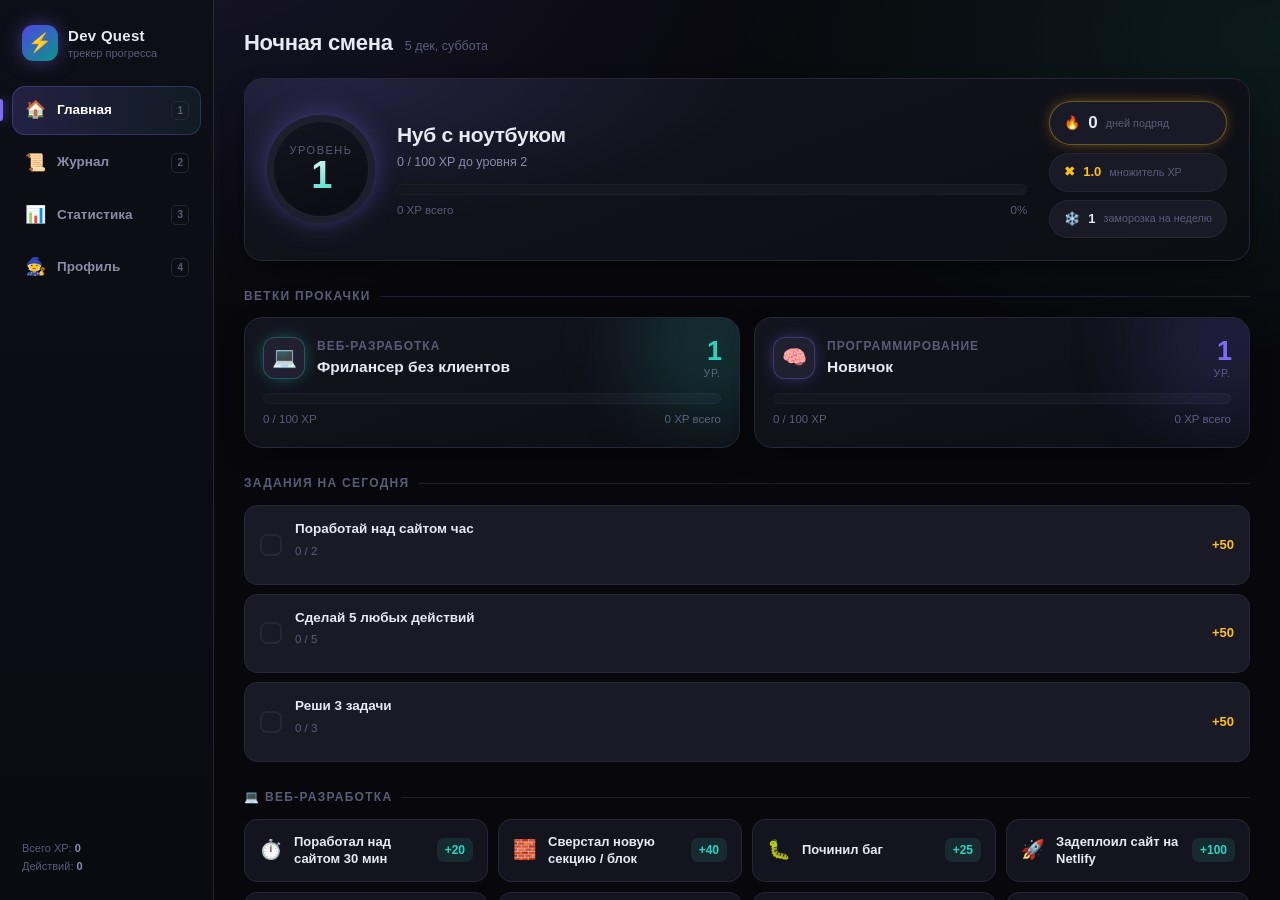
<file: index.html>
<!doctype html>
<html lang="ru">
<head>
<meta charset="utf-8">
<meta name="viewport" content="width=device-width, initial-scale=1, viewport-fit=cover">
<meta name="theme-color" content="#08080c">
<meta name="color-scheme" content="dark">
<meta name="description" content="Dev Quest — личный RPG-трекер прогресса по веб-разработке и обучению программированию.">
<title>Dev Quest</title>
<link rel="manifest" href="./manifest.webmanifest">
<link rel="icon" href="./icons/icon-192.png" type="image/png">
<link rel="apple-touch-icon" href="./icons/icon-192.png">
<style>
/* =======================================================================
   БАЗА И ТОКЕНЫ
   ======================================================================= */
*, *::before, *::after { box-sizing: border-box; margin: 0; padding: 0; }

:root{
  --bg:        #08080c;
  --bg-soft:   #0d0d14;
  --card:      #14141e;
  --card-2:    #1a1a27;
  --card-3:    #202030;
  --line:      #262636;
  --line-soft: #1d1d2b;

  --txt:   #e9e9f4;
  --muted: #8b8ba9;
  --dim:   #5b5b78;

  --web:      #2dd4bf;   /* бирюзовый — веб-разработка */
  --web-deep: #0d9488;
  --code:     #7c6cf6;   /* индиго — программирование */
  --code-deep:#4f46e5;

  --gold:   #fbbf24;
  --danger: #f43f5e;
  --ok:     #34d399;

  --r:    18px;
  --r-md: 13px;
  --r-sm: 9px;

  --t: 200ms cubic-bezier(.2,.7,.3,1);
  --shadow: 0 10px 30px -12px rgba(0,0,0,.85);
}

html, body { height: 100%; }

body{
  background:
    radial-gradient(1100px 620px at 12% -8%,  rgba(124,108,246,.13), transparent 62%),
    radial-gradient(950px 540px at 100% 4%,   rgba(45,212,191,.09),  transparent 60%),
    var(--bg);
  color: var(--txt);
  font: 14px/1.55 "Segoe UI", -apple-system, BlinkMacSystemFont, Roboto, Ubuntu, "Helvetica Neue", sans-serif;
  overflow: hidden;
  -webkit-font-smoothing: antialiased;
}

button, input, select, textarea { font: inherit; color: inherit; }
button { background: none; border: 0; cursor: pointer; }
::selection { background: rgba(124,108,246,.45); }

::-webkit-scrollbar { width: 11px; height: 11px; }
::-webkit-scrollbar-track { background: transparent; }
::-webkit-scrollbar-thumb { background: #232334; border-radius: 8px; border: 3px solid var(--bg); }
::-webkit-scrollbar-thumb:hover { background: #33334a; }

/* =======================================================================
   КАРКАС: боковая навигация + рабочая область
   ======================================================================= */
#app { display: flex; height: 100vh; height: 100dvh; }

.nav{
  flex: 0 0 214px;
  width: 214px;
  background: linear-gradient(180deg, #0e0e17, #0a0a11);
  border-right: 1px solid var(--line);
  display: flex; flex-direction: column;
  padding: 20px 12px 14px;
  gap: 4px;
  user-select: none;
}
.brand{
  display: flex; align-items: center; gap: 10px;
  padding: 4px 10px 20px;
}
.brand-mark{
  width: 36px; height: 36px; border-radius: 11px; flex: none;
  display: grid; place-items: center; font-size: 19px;
  background: linear-gradient(145deg, var(--code-deep), var(--web-deep));
  box-shadow: 0 0 22px -4px rgba(124,108,246,.75);
}
.brand-name { font-weight: 700; letter-spacing: .3px; font-size: 15px; }
.brand-sub  { font-size: 11px; color: var(--dim); margin-top: -2px; }

.nav-btn{
  display: flex; align-items: center; gap: 11px;
  padding: 11px 12px; border-radius: var(--r-md);
  color: var(--muted); font-weight: 600; font-size: 13.5px;
  transition: background var(--t), color var(--t), transform var(--t);
  width: 100%; text-align: left; position: relative;
}
.nav-btn .ico { font-size: 17px; width: 22px; text-align: center; flex: none; }
.nav-btn .key {
  margin-left: auto; font-size: 10px; color: var(--dim);
  border: 1px solid var(--line); border-radius: 5px; padding: 1px 5px;
}
.nav-btn:hover { background: var(--card); color: var(--txt); }
.nav-btn.on{
  background: linear-gradient(90deg, rgba(124,108,246,.20), rgba(45,212,191,.07));
  color: #fff;
  box-shadow: inset 0 0 0 1px rgba(124,108,246,.28);
}
.nav-btn.on::before{
  content: ""; position: absolute; left: -12px; top: 50%; transform: translateY(-50%);
  width: 3px; height: 22px; border-radius: 0 3px 3px 0; background: var(--code);
  box-shadow: 0 0 12px var(--code);
}
.nav-foot { margin-top: auto; padding: 10px; font-size: 11px; color: var(--dim); line-height: 1.7; }
.nav-foot b { color: var(--muted); font-weight: 600; }

.main{
  flex: 1; min-width: 0;
  overflow-y: auto; overflow-x: hidden;
  padding: 26px 30px 70px;
}
.view { display: none; animation: fadeUp .26s ease both; max-width: 1180px; }
.view.on { display: block; }
@keyframes fadeUp { from { opacity: 0; transform: translateY(10px); } to { opacity: 1; transform: none; } }

.view-head { display: flex; align-items: baseline; gap: 12px; margin-bottom: 18px; flex-wrap: wrap; }
.view-head h1 { font-size: 22px; letter-spacing: -.3px; }
.view-head .sub { color: var(--dim); font-size: 12.5px; }

h2.sec-title{
  font-size: 12px; text-transform: uppercase; letter-spacing: 1.3px;
  color: var(--dim); font-weight: 700; margin: 26px 0 12px;
  display: flex; align-items: center; gap: 9px;
}
h2.sec-title::after { content: ""; flex: 1; height: 1px; background: var(--line-soft); }

/* =======================================================================
   КАРТОЧКИ
   ======================================================================= */
.card{
  background: linear-gradient(160deg, var(--card), var(--bg-soft));
  border: 1px solid var(--line);
  border-radius: var(--r);
  padding: 18px;
  box-shadow: var(--shadow);
}
.grid-2 { display: grid; grid-template-columns: repeat(auto-fit, minmax(300px, 1fr)); gap: 14px; }
.grid-3 { display: grid; grid-template-columns: repeat(auto-fit, minmax(220px, 1fr)); gap: 14px; }

/* --- Карточка персонажа --- */
.hero{
  display: flex; align-items: center; gap: 22px; flex-wrap: wrap;
  padding: 22px;
  background:
    radial-gradient(600px 200px at 8% 0%, rgba(124,108,246,.16), transparent 70%),
    linear-gradient(160deg, var(--card), var(--bg-soft));
}
.ring{
  --p: 0;
  width: 108px; height: 108px; flex: none; border-radius: 50%;
  background: conic-gradient(from -90deg,
      var(--code) 0%, var(--web) calc(var(--p) * 1%), #1e1e2d calc(var(--p) * 1%) 100%);
  display: grid; place-items: center; position: relative;
  transition: background 420ms ease;
  box-shadow: 0 0 32px -8px rgba(124,108,246,.75);
}
.ring::before{
  content: ""; position: absolute; inset: 7px; border-radius: 50%;
  background: linear-gradient(160deg, #14141f, #0b0b12);
}
.ring-in { position: relative; text-align: center; line-height: 1; }
.ring-lv { font-size: 11px; color: var(--dim); letter-spacing: 1.5px; text-transform: uppercase; }
.ring-num{
  font-size: 38px; font-weight: 800; letter-spacing: -1.5px;
  background: linear-gradient(160deg, #fff, var(--web));
  -webkit-background-clip: text; background-clip: text; color: transparent;
}
.hero-body { flex: 1; min-width: 220px; }
.hero-title { font-size: 21px; font-weight: 700; letter-spacing: -.3px; }
.hero-note  { color: var(--muted); font-size: 12.5px; margin-top: 2px; }
.hero-side  { display: flex; flex-direction: column; gap: 8px; }

.chip{
  display: inline-flex; align-items: center; gap: 8px;
  background: var(--card-2); border: 1px solid var(--line);
  border-radius: 999px; padding: 8px 14px;
  font-size: 13px; font-weight: 600; white-space: nowrap;
}
.chip .big { font-size: 17px; font-weight: 800; }
.chip.fire { border-color: rgba(251,191,36,.35); box-shadow: 0 0 18px -8px var(--gold); }
.chip.mult { color: var(--gold); }
.chip small { color: var(--dim); font-weight: 500; }

/* --- Прогресс-бары --- */
.bar{
  height: 11px; border-radius: 999px; background: #16161f;
  overflow: hidden; position: relative; border: 1px solid var(--line-soft);
}
.bar > i{
  display: block; height: 100%; border-radius: 999px; width: 0;
  transition: width 520ms cubic-bezier(.2,.8,.25,1);
  background: linear-gradient(90deg, var(--code), var(--web));
  box-shadow: 0 0 14px -1px currentColor;
}
.bar.web  > i { background: linear-gradient(90deg, var(--web-deep), var(--web));  color: var(--web); }
.bar.code > i { background: linear-gradient(90deg, var(--code-deep), var(--code)); color: var(--code); }
.bar-legend { display: flex; justify-content: space-between; font-size: 11.5px; color: var(--dim); margin-top: 7px; }

/* --- Карточка ветки --- */
.branch { position: relative; overflow: hidden; }
.branch::after{
  content: ""; position: absolute; right: -60px; top: -60px;
  width: 170px; height: 170px; border-radius: 50%; filter: blur(42px); opacity: .16;
}
.branch.web::after  { background: var(--web); }
.branch.code::after { background: var(--code); }
.branch-top { display: flex; align-items: center; gap: 12px; margin-bottom: 14px; }
.branch-ico{
  width: 42px; height: 42px; border-radius: 12px; flex: none;
  display: grid; place-items: center; font-size: 20px;
  background: var(--card-3); border: 1px solid var(--line);
}
.branch.web  .branch-ico { box-shadow: 0 0 20px -8px var(--web);  border-color: rgba(45,212,191,.3); }
.branch.code .branch-ico { box-shadow: 0 0 20px -8px var(--code); border-color: rgba(124,108,246,.32); }
.branch-name { font-size: 12px; color: var(--dim); text-transform: uppercase; letter-spacing: 1px; font-weight: 700; }
.branch-title { font-size: 15.5px; font-weight: 700; }
.branch-lv { margin-left: auto; text-align: right; line-height: 1.15; }
.branch-lv b { font-size: 27px; font-weight: 800; letter-spacing: -1px; }
.branch-lv span { display: block; font-size: 10.5px; color: var(--dim); text-transform: uppercase; letter-spacing: 1px; }
.branch.web  .branch-lv b { color: var(--web); }
.branch.code .branch-lv b { color: var(--code); }

/* --- Квесты --- */
.quest{
  display: flex; align-items: center; gap: 13px;
  padding: 13px 15px; border-radius: var(--r-md);
  background: var(--card-2); border: 1px solid var(--line);
  transition: border-color var(--t), background var(--t);
}
.quest + .quest { margin-top: 9px; }
.quest.done { border-color: rgba(52,211,153,.4); background: rgba(52,211,153,.07); }
.quest-box{
  width: 22px; height: 22px; border-radius: 7px; flex: none;
  border: 2px solid var(--line); display: grid; place-items: center;
  font-size: 12px; color: #05140f; transition: all var(--t);
}
.quest.done .quest-box { background: var(--ok); border-color: var(--ok); }
.quest-body { flex: 1; min-width: 0; }
.quest-name { font-weight: 600; font-size: 13.5px; }
.quest.done .quest-name { color: var(--ok); }
.quest-prog { font-size: 11.5px; color: var(--dim); margin-top: 3px; }
.quest-mini { height: 4px; border-radius: 3px; background: #1a1a26; margin-top: 6px; overflow: hidden; }
.quest-mini > i { display: block; height: 100%; background: var(--code); transition: width 400ms ease; }
.quest.done .quest-mini > i { background: var(--ok); }
.quest-xp { font-weight: 800; color: var(--gold); font-size: 13px; flex: none; }

/* --- Кнопки действий --- */
.actions { display: grid; grid-template-columns: repeat(auto-fill, minmax(215px, 1fr)); gap: 10px; }
.act{
  display: flex; align-items: center; gap: 11px; text-align: left;
  padding: 13px 14px; border-radius: var(--r-md);
  background: var(--card); border: 1px solid var(--line);
  transition: transform var(--t), border-color var(--t), background var(--t), box-shadow var(--t);
  position: relative; overflow: hidden;
}
.act:hover { transform: translateY(-2px); background: var(--card-2); }
.act:active { transform: translateY(0) scale(.985); }
.act.web:hover  { border-color: rgba(45,212,191,.5);  box-shadow: 0 8px 26px -14px var(--web); }
.act.code:hover { border-color: rgba(124,108,246,.55); box-shadow: 0 8px 26px -14px var(--code); }
.act-ico { font-size: 19px; flex: none; width: 24px; text-align: center; }
.act-name { flex: 1; font-size: 13px; font-weight: 600; line-height: 1.35; }
.act-xp{
  flex: none; font-size: 12px; font-weight: 800; padding: 3px 8px;
  border-radius: 7px; background: #1e1e2c; color: var(--muted);
}
.act.web  .act-xp { color: var(--web);  background: rgba(45,212,191,.11); }
.act.code .act-xp { color: var(--code); background: rgba(124,108,246,.13); }
.act.custom { border-style: dashed; border-color: #33334a; justify-content: center; color: var(--muted); }
.act.custom:hover { color: var(--txt); border-color: var(--gold); }

/* =======================================================================
   ЖУРНАЛ
   ======================================================================= */
.day-head{
  display: flex; align-items: center; gap: 10px;
  margin: 22px 0 10px; font-size: 12.5px; color: var(--muted); font-weight: 700;
}
.day-head .day-xp { color: var(--gold); }
.day-head::after { content: ""; flex: 1; height: 1px; background: var(--line-soft); }
.entry{
  display: flex; align-items: center; gap: 13px;
  padding: 11px 14px; border-radius: var(--r-md);
  background: var(--card); border: 1px solid var(--line-soft);
  transition: border-color var(--t), background var(--t);
}
.entry + .entry { margin-top: 7px; }
.entry:hover { border-color: var(--line); background: var(--card-2); }
.entry-time { font-variant-numeric: tabular-nums; color: var(--dim); font-size: 12px; width: 44px; flex: none; }
.entry-ico { font-size: 16px; width: 22px; text-align: center; flex: none; }
.entry-name { flex: 1; min-width: 0; font-size: 13.2px; overflow-wrap: anywhere; }
.tag{
  font-size: 10.5px; font-weight: 700; padding: 3px 8px; border-radius: 999px;
  text-transform: uppercase; letter-spacing: .5px; flex: none;
}
.tag.web  { color: var(--web);  background: rgba(45,212,191,.12); }
.tag.code { color: var(--code); background: rgba(124,108,246,.15); }
.tag.quest{ color: var(--gold); background: rgba(251,191,36,.13); }
.entry-xp { font-weight: 800; color: var(--gold); font-size: 13px; width: 62px; text-align: right; flex: none; }
.entry-del{
  width: 28px; height: 28px; border-radius: 8px; flex: none; color: var(--dim);
  display: grid; place-items: center; opacity: 0; transition: all var(--t);
}
.entry:hover .entry-del, .entry-del:focus { opacity: 1; }
.entry-del:hover { background: rgba(244,63,94,.14); color: var(--danger); }

.empty { text-align: center; color: var(--dim); padding: 54px 20px; }
.empty .big { font-size: 42px; display: block; margin-bottom: 10px; opacity: .55; }

/* =======================================================================
   СТАТИСТИКА
   ======================================================================= */
.stat-val { font-size: 27px; font-weight: 800; letter-spacing: -1px; line-height: 1.15; }
.stat-lbl { font-size: 11.5px; color: var(--dim); text-transform: uppercase; letter-spacing: .9px; font-weight: 600; margin-top: 3px; }
.stat-extra { font-size: 11.5px; color: var(--muted); margin-top: 6px; }
canvas.chart { width: 100%; display: block; }

.split-row { display: flex; align-items: center; gap: 22px; flex-wrap: wrap; }
.split-legend { display: flex; flex-direction: column; gap: 12px; flex: 1; min-width: 170px; }
.legend-item { display: flex; align-items: center; gap: 10px; font-size: 13px; }
.legend-dot { width: 11px; height: 11px; border-radius: 4px; flex: none; }
.legend-item b { margin-left: auto; font-variant-numeric: tabular-nums; }

.heat-wrap { overflow-x: auto; padding-bottom: 6px; }
.heat { display: grid; grid-auto-flow: column; grid-template-rows: repeat(7, 12px); gap: 3px; width: max-content; }
.heat i{
  width: 12px; height: 12px; border-radius: 3px; background: #15151f;
  border: 1px solid rgba(255,255,255,.03); transition: transform 120ms ease;
}
.heat i:hover { transform: scale(1.35); outline: 1px solid var(--muted); }
.heat i.l1 { background: #1d3d4a; }
.heat i.l2 { background: #1c6d72; }
.heat i.l3 { background: #23a99a; }
.heat i.l4 { background: #3ff0d0; box-shadow: 0 0 8px -2px var(--web); }
.heat i.future { background: transparent; border-color: transparent; }
.heat-foot { display: flex; align-items: center; gap: 7px; justify-content: flex-end; margin-top: 10px; font-size: 11px; color: var(--dim); }
.heat-foot i { width: 12px; height: 12px; border-radius: 3px; display: inline-block; }
.heat-months { position: relative; height: 15px; width: max-content; font-size: 10.5px; color: var(--dim); }
.heat-months span { position: absolute; top: 0; }

/* =======================================================================
   ПРОФИЛЬ / ДОСТИЖЕНИЯ
   ======================================================================= */
.ach-grid { display: grid; grid-template-columns: repeat(auto-fill, minmax(240px, 1fr)); gap: 11px; }
.ach{
  display: flex; gap: 12px; align-items: flex-start;
  padding: 14px; border-radius: var(--r-md);
  background: var(--card); border: 1px solid var(--line-soft);
  transition: transform var(--t), border-color var(--t);
}
.ach.locked { opacity: .42; filter: grayscale(1); }
.ach.got { border-color: rgba(251,191,36,.32); background: linear-gradient(150deg, rgba(251,191,36,.07), var(--card)); }
.ach.got:hover { transform: translateY(-2px); }
.ach-ico { font-size: 24px; flex: none; line-height: 1.1; }
.ach-name { font-weight: 700; font-size: 13.5px; }
.ach-desc { font-size: 11.8px; color: var(--muted); margin-top: 2px; line-height: 1.4; }
.ach-date { font-size: 11px; color: var(--gold); margin-top: 5px; }

.btn{
  display: inline-flex; align-items: center; justify-content: center; gap: 8px;
  padding: 11px 18px; border-radius: var(--r-md); font-weight: 650; font-size: 13.5px;
  background: var(--card-2); border: 1px solid var(--line);
  transition: all var(--t);
}
.btn:hover { background: var(--card-3); transform: translateY(-1px); }
.btn.primary{
  background: linear-gradient(120deg, var(--code-deep), var(--code));
  border-color: transparent; color: #fff;
  box-shadow: 0 10px 26px -14px var(--code);
}
.btn.teal { background: linear-gradient(120deg, var(--web-deep), var(--web)); border-color: transparent; color: #04231f; }
.btn.ghost { background: transparent; }
.btn.danger { color: var(--danger); border-color: rgba(244,63,94,.35); }
.btn.danger:hover { background: rgba(244,63,94,.13); }
.btn-row { display: flex; gap: 10px; flex-wrap: wrap; }

.keys { display: grid; grid-template-columns: repeat(auto-fill, minmax(210px, 1fr)); gap: 9px; }
.key-row { display: flex; align-items: center; gap: 10px; font-size: 13px; color: var(--muted); }
kbd{
  font: 600 11.5px/1 "Segoe UI", sans-serif; color: var(--txt);
  background: var(--card-3); border: 1px solid var(--line);
  border-bottom-width: 2px; border-radius: 6px; padding: 5px 8px; min-width: 26px; text-align: center;
}

.kv { display: flex; justify-content: space-between; gap: 12px; padding: 8px 0; font-size: 13px; border-bottom: 1px solid var(--line-soft); }
.kv:last-child { border-bottom: 0; }
.kv span { color: var(--muted); }
.kv b { font-variant-numeric: tabular-nums; }

.hint { font-size: 12px; color: var(--dim); line-height: 1.6; margin-top: 10px; }

/* =======================================================================
   МОДАЛКИ, ТОСТЫ, ЭФФЕКТЫ
   ======================================================================= */
.overlay{
  position: fixed; inset: 0; z-index: 60;
  background: rgba(4,4,8,.72); backdrop-filter: blur(6px);
  display: grid; place-items: center; padding: 20px;
  opacity: 0; pointer-events: none; transition: opacity var(--t);
}
.overlay.on { opacity: 1; pointer-events: auto; }
.modal{
  width: min(460px, 100%);
  background: linear-gradient(165deg, #171722, #101017);
  border: 1px solid var(--line); border-radius: 20px; padding: 22px;
  box-shadow: 0 30px 70px -25px #000;
  transform: translateY(14px) scale(.97); transition: transform 240ms cubic-bezier(.2,.8,.3,1);
  max-height: 90vh; overflow-y: auto;
}
.overlay.on .modal { transform: none; }
.modal h3 { font-size: 18px; margin-bottom: 8px; }
.modal p { color: var(--muted); font-size: 13.5px; line-height: 1.6; }
.modal .btn-row { margin-top: 20px; justify-content: flex-end; }

.field { margin-top: 16px; }
.field label { display: block; font-size: 11.5px; color: var(--dim); text-transform: uppercase; letter-spacing: 1px; font-weight: 700; margin-bottom: 7px; }
.input{
  width: 100%; padding: 11px 13px; border-radius: var(--r-md);
  background: #0d0d14; border: 1px solid var(--line); outline: none;
  transition: border-color var(--t), box-shadow var(--t);
}
.input:focus { border-color: var(--code); box-shadow: 0 0 0 3px rgba(124,108,246,.16); }
.seg { display: flex; gap: 8px; }
.seg button{
  flex: 1; padding: 11px; border-radius: var(--r-md);
  background: #0d0d14; border: 1px solid var(--line); font-weight: 600; font-size: 13px;
  transition: all var(--t);
}
.seg button.on.web  { border-color: var(--web);  background: rgba(45,212,191,.12);  color: var(--web); }
.seg button.on.code { border-color: var(--code); background: rgba(124,108,246,.14); color: var(--code); }
input[type=range]{
  -webkit-appearance: none; appearance: none; width: 100%; height: 6px;
  border-radius: 6px; background: #22222f; outline: none;
}
input[type=range]::-webkit-slider-thumb{
  -webkit-appearance: none; width: 20px; height: 20px; border-radius: 50%;
  background: linear-gradient(150deg, var(--code), var(--web)); cursor: pointer;
  box-shadow: 0 0 0 4px rgba(124,108,246,.2);
}
input[type=range]::-moz-range-thumb{
  width: 20px; height: 20px; border: 0; border-radius: 50%;
  background: linear-gradient(150deg, var(--code), var(--web)); cursor: pointer;
}
.range-val { font-size: 22px; font-weight: 800; color: var(--gold); text-align: center; margin-bottom: 6px; }

/* Уровень-ап */
#levelup { z-index: 80; }
#levelup .lu{
  text-align: center; padding: 38px 34px; border-radius: 26px;
  background: linear-gradient(165deg, #1c1830, #0d0d16);
  border: 1px solid rgba(124,108,246,.4);
  box-shadow: 0 0 90px -18px var(--code);
  transform: scale(.82); opacity: 0; transition: all 380ms cubic-bezier(.2,1.3,.4,1);
  max-width: 420px;
}
#levelup.on .lu { transform: none; opacity: 1; }
.lu-kicker { font-size: 12px; letter-spacing: 3px; text-transform: uppercase; color: var(--muted); }
.lu-word{
  font-size: 21px; font-weight: 800; letter-spacing: 7px; margin-top: 14px;
  color: var(--muted); text-transform: uppercase;
}
.lu-num{
  font-size: 92px; font-weight: 800; line-height: 1.05; letter-spacing: -3px; margin: 0 0 6px;
  padding: 0 6px;
  background: linear-gradient(150deg, #fff, var(--code) 45%, var(--web));
  -webkit-background-clip: text; background-clip: text; color: transparent;
  animation: lupop 700ms cubic-bezier(.2,1.4,.4,1) both;
}
@keyframes lupop { 0% { transform: scale(.5) rotate(-7deg); } 100% { transform: none; } }
.lu-title { font-size: 19px; font-weight: 700; }
.lu-sub { color: var(--muted); font-size: 13px; margin-top: 6px; }

/* Всплывающий XP */
.xpfly{
  position: fixed; z-index: 90; pointer-events: none;
  font-weight: 800; font-size: 17px; color: var(--gold);
  text-shadow: 0 2px 14px rgba(0,0,0,.9);
  animation: xpfly 950ms cubic-bezier(.2,.8,.3,1) forwards;
}
.xpfly.web  { color: var(--web); }
.xpfly.code { color: var(--code); }
@keyframes xpfly{
  0%   { opacity: 0; transform: translate(-50%, 0) scale(.7); }
  18%  { opacity: 1; transform: translate(-50%, -12px) scale(1.12); }
  100% { opacity: 0; transform: translate(-50%, -68px) scale(1); }
}

/* Тосты */
#toasts{
  position: fixed; right: 20px; bottom: 20px; z-index: 95;
  display: flex; flex-direction: column; gap: 9px; align-items: flex-end;
  pointer-events: none; max-width: min(360px, 90vw);
}
.toast{
  display: flex; align-items: center; gap: 11px;
  background: linear-gradient(150deg, #1a1a27, #101018);
  border: 1px solid var(--line); border-left: 3px solid var(--code);
  border-radius: 13px; padding: 12px 16px; font-size: 13px; font-weight: 600;
  box-shadow: 0 18px 40px -18px #000;
  animation: toastIn 260ms cubic-bezier(.2,.9,.3,1) both;
}
.toast.gold { border-left-color: var(--gold); }
.toast.ok   { border-left-color: var(--ok); }
.toast.err  { border-left-color: var(--danger); }
.toast.out  { animation: toastOut 280ms ease forwards; }
.toast .t-ico { font-size: 18px; }
.toast small { display: block; color: var(--muted); font-weight: 500; font-size: 11.5px; }
@keyframes toastIn  { from { opacity: 0; transform: translateX(30px) scale(.94); } }
@keyframes toastOut { to   { opacity: 0; transform: translateX(30px) scale(.94); } }

#fx { position: fixed; inset: 0; z-index: 85; pointer-events: none; }

/* =======================================================================
   АДАПТИВ (корректно работает и на 380 px)
   ======================================================================= */
@media (max-width: 860px){
  #app { flex-direction: column; }
  .nav{
    flex: none; width: 100%; flex-direction: row; align-items: center;
    border-right: 0; border-bottom: 1px solid var(--line);
    padding: 9px 10px; gap: 6px; overflow-x: auto;
  }
  .brand { padding: 0 10px 0 4px; }
  .brand-text { display: none; }
  .nav-btn { width: auto; padding: 9px 13px; white-space: nowrap; }
  .nav-btn .key, .nav-foot { display: none; }
  .nav-btn.on::before { left: 50%; top: auto; bottom: -9px; transform: translateX(-50%); width: 26px; height: 3px; border-radius: 3px 3px 0 0; }
  .main { padding: 18px 15px 60px; }
  .hero { padding: 16px; gap: 16px; }
  .ring { width: 84px; height: 84px; }
  .ring-num { font-size: 30px; }
  .ring-lv { font-size: 9px; letter-spacing: .5px; }
  .hero-side { flex-direction: row; flex-wrap: wrap; width: 100%; }
  .actions { grid-template-columns: repeat(auto-fill, minmax(160px, 1fr)); }
}
@media (max-width: 440px){
  .main { padding: 14px 11px 50px; }
  .lu-word { font-size: 16px; letter-spacing: 5px; }
  .actions { grid-template-columns: 1fr; }
  .entry-time { width: 40px; }
  .entry-xp { width: 52px; }
  .view-head h1 { font-size: 19px; }
  #toasts { right: 10px; left: 10px; bottom: 10px; align-items: stretch; }
  .lu-num { font-size: 66px; }
}
@media (prefers-reduced-motion: reduce){
  *, *::before, *::after { animation-duration: .01ms !important; transition-duration: .01ms !important; }
}
</style>
</head>
<body>

<div id="app">

  <!-- ============ БОКОВАЯ НАВИГАЦИЯ ============ -->
  <nav class="nav">
    <div class="brand">
      <div class="brand-mark">⚡</div>
      <div class="brand-text">
        <div class="brand-name">Dev Quest</div>
        <div class="brand-sub">трекер прогресса</div>
      </div>
    </div>

    <button class="nav-btn on" data-act="tab" data-tab="home">
      <span class="ico">🏠</span><span>Главная</span><span class="key">1</span>
    </button>
    <button class="nav-btn" data-act="tab" data-tab="log">
      <span class="ico">📜</span><span>Журнал</span><span class="key">2</span>
    </button>
    <button class="nav-btn" data-act="tab" data-tab="stats">
      <span class="ico">📊</span><span>Статистика</span><span class="key">3</span>
    </button>
    <button class="nav-btn" data-act="tab" data-tab="profile">
      <span class="ico">🧙</span><span>Профиль</span><span class="key">4</span>
    </button>

    <div class="nav-foot">
      <div>Всего XP: <b id="navXp">0</b></div>
      <div>Действий: <b id="navActs">0</b></div>
    </div>
  </nav>

  <!-- ============ РАБОЧАЯ ОБЛАСТЬ ============ -->
  <main class="main" id="main">

    <!-- ---------- ГЛАВНАЯ ---------- -->
    <section class="view on" id="view-home">
      <div class="view-head">
        <h1 id="greet">Главная</h1>
        <span class="sub" id="todayLine"></span>
      </div>

      <div class="card hero">
        <div class="ring" id="ring">
          <div class="ring-in">
            <div class="ring-lv">уровень</div>
            <div class="ring-num" id="allLevel">1</div>
          </div>
        </div>
        <div class="hero-body">
          <div class="hero-title" id="allTitle">Нуб с ноутбуком</div>
          <div class="hero-note" id="allNote">0 / 100 XP до следующего уровня</div>
          <div class="bar" style="margin-top:12px"><i id="allBar"></i></div>
          <div class="bar-legend">
            <span id="allXpTotal">0 XP всего</span>
            <span id="allPct">0%</span>
          </div>
        </div>
        <div class="hero-side">
          <div class="chip fire">🔥 <span class="big" id="streakNum">0</span> <small id="streakWord">дней подряд</small></div>
          <div class="chip mult">✖ <span id="multNum">1.0</span> <small>множитель XP</small></div>
          <div class="chip">❄️ <span id="freezeNum">1</span> <small id="freezeWord">заморозка на неделю</small></div>
        </div>
      </div>

      <h2 class="sec-title">Ветки прокачки</h2>
      <div class="grid-2" id="branchCards"></div>

      <h2 class="sec-title">Задания на сегодня</h2>
      <div id="questList"></div>

      <h2 class="sec-title">💻 Веб-разработка</h2>
      <div class="actions" id="actionsWeb"></div>

      <h2 class="sec-title">🧠 Программирование</h2>
      <div class="actions" id="actionsCode"></div>

      <h2 class="sec-title">Другое</h2>
      <div class="actions">
        <button class="act custom" data-act="custom">➕&nbsp; Своё действие</button>
      </div>
    </section>

    <!-- ---------- ЖУРНАЛ ---------- -->
    <section class="view" id="view-log">
      <div class="view-head">
        <h1>Журнал</h1>
        <span class="sub">клик по 🗑 удаляет запись и откатывает XP</span>
      </div>
      <div id="logList"></div>
    </section>

    <!-- ---------- СТАТИСТИКА ---------- -->
    <section class="view" id="view-stats">
      <div class="view-head">
        <h1>Статистика</h1>
        <span class="sub">вся картина по накопленным данным</span>
      </div>

      <div class="grid-3" id="statTiles"></div>

      <h2 class="sec-title">XP за последние 30 дней</h2>
      <div class="card">
        <canvas class="chart" id="chartXp" height="230"></canvas>
      </div>

      <h2 class="sec-title">Соотношение веток</h2>
      <div class="card">
        <div class="split-row">
          <canvas id="chartSplit" width="180" height="180" style="flex:none;width:180px;height:180px"></canvas>
          <div class="split-legend" id="splitLegend"></div>
        </div>
      </div>

      <h2 class="sec-title">Активность за год</h2>
      <div class="card">
        <div class="heat-wrap">
          <div class="heat-months" id="heatMonths"></div>
          <div class="heat" id="heat"></div>
        </div>
        <div class="heat-foot">
          <span>меньше</span>
          <i style="background:#15151f"></i><i style="background:#1d3d4a"></i><i style="background:#1c6d72"></i><i style="background:#23a99a"></i><i style="background:#3ff0d0"></i>
          <span>больше</span>
        </div>
      </div>
    </section>

    <!-- ---------- ПРОФИЛЬ ---------- -->
    <section class="view" id="view-profile">
      <div class="view-head">
        <h1>Профиль</h1>
        <span class="sub" id="achCount"></span>
      </div>

      <h2 class="sec-title">Достижения</h2>
      <div class="ach-grid" id="achGrid"></div>

      <h2 class="sec-title">Резервная копия</h2>
      <div class="card">
        <p style="color:var(--muted);font-size:13.5px">
          Прогресс хранится в браузере и привязан к адресу сайта. Чистка данных сайта, другой браузер
          или новый домен — и прогресс не подтянется. Делай экспорт время от времени.
        </p>
        <div class="btn-row" style="margin-top:16px">
          <button class="btn teal" data-act="export">⬇ Экспорт в JSON</button>
          <button class="btn" data-act="import">⬆ Импорт из файла</button>
        </div>
        <div class="hint" id="dataInfo"></div>
      </div>

      <h2 class="sec-title">Горячие клавиши</h2>
      <div class="card">
        <div class="keys">
          <div class="key-row"><kbd>1</kbd><kbd>2</kbd><kbd>3</kbd><kbd>4</kbd> вкладки</div>
          <div class="key-row"><kbd>Ctrl</kbd> + <kbd>Z</kbd> отменить последнее начисление</div>
          <div class="key-row"><kbd>Esc</kbd> закрыть окно</div>
          <div class="key-row"><kbd>N</kbd> своё действие</div>
        </div>
      </div>

      <h2 class="sec-title">Опасная зона</h2>
      <div class="card">
        <p style="color:var(--muted);font-size:13.5px">Полный сброс: уровни, журнал, серия и достижения обнулятся. Отменить нельзя.</p>
        <div class="btn-row" style="margin-top:16px">
          <button class="btn danger" data-act="reset">Сбросить весь прогресс</button>
        </div>
      </div>
    </section>

  </main>
</div>

<!-- ============ СЛУЖЕБНЫЕ СЛОИ ============ -->
<div class="overlay" id="overlay"><div class="modal" id="modalBox"></div></div>

<div class="overlay" id="levelup">
  <div class="lu">
    <div class="lu-kicker" id="luKicker">Новый уровень</div>
    <div class="lu-word">Уровень</div>
    <div class="lu-num" id="luNum">2</div>
    <div class="lu-title" id="luTitle"></div>
    <div class="lu-sub" id="luSub"></div>
    <div class="btn-row" style="justify-content:center;margin-top:22px">
      <button class="btn primary" data-act="close-lu">Отлично</button>
    </div>
  </div>
</div>

<canvas id="fx"></canvas>
<div id="toasts"></div>
<input type="file" id="fileInput" accept="application/json,.json" hidden>

<script>
/* =========================================================================
   DEV QUEST
   Всё приложение в одном файле. Разделы:
     1. КОНФИГУРАЦИЯ      — крути цифры здесь, логику трогать не нужно
     2. СОСТОЯНИЕ И LOCALSTORAGE
     3. ИГРОВАЯ ЛОГИКА    — уровни, стрик, квесты, достижения
     4. РЕНДЕР
     5. ЭФФЕКТЫ           — XP-всплывашки, конфетти, тосты, модалки
     6. ОБРАБОТЧИКИ       — клики, горячие клавиши, импорт/экспорт
     7. СТАРТ И SERVICE WORKER
   ========================================================================= */
'use strict';

/* =========================================================================
   1. КОНФИГУРАЦИЯ
   ========================================================================= */

const CONFIG = {
  storageKey: 'devquest_data',

  // Опыт для уровня N: levelBase * N^levelExp
  levelBase: 100,
  levelExp: 1.4,

  questBonus: 50,        // XP за выполненное ежедневное задание
  questsPerDay: 3,
  freezesPerWeek: 1,     // «заморозки» серии, обновляются каждый понедельник

  // Множитель XP от длины серии (проверяется сверху вниз)
  streakTiers: [
    { min: 14, mult: 1.5 },
    { min: 7,  mult: 1.25 },
    { min: 3,  mult: 1.1 },
    { min: 0,  mult: 1.0 }
  ],

  customXpMin: 5,
  customXpMax: 200,
  customXpStep: 5,

  heatLevels: [1, 60, 130, 250]   // пороги XP за день для тепловой карты
};

/* Две ветки прокачки. titles: с какого уровня действует название. */
const BRANCHES = {
  web: {
    id: 'web', name: 'Веб-разработка', short: 'Веб', icon: '💻', color: '#2dd4bf',
    titles: [
      { min: 1,  name: 'Фрилансер без клиентов' },
      { min: 3,  name: 'Верстальщик по объявлению' },
      { min: 6,  name: 'Первый клиент нашёлся' },
      { min: 10, name: 'Беру предоплату' },
      { min: 15, name: 'Студия из одного человека' }
    ]
  },
  code: {
    id: 'code', name: 'Программирование', short: 'Код', icon: '🧠', color: '#7c6cf6',
    titles: [
      { min: 1,  name: 'Новичок' },
      { min: 3,  name: 'Джун' },
      { min: 6,  name: 'Джун+' },
      { min: 10, name: 'Мидл' },
      { min: 15, name: 'Сеньор' }
    ]
  }
};

/* Названия общего уровня персонажа */
const HERO_TITLES = [
  { min: 1,  name: 'Нуб с ноутбуком' },
  { min: 3,  name: 'Подающий надежды' },
  { min: 6,  name: 'Практикующий' },
  { min: 10, name: 'Уверенный ремесленник' },
  { min: 15, name: 'Тот, кому пишут первыми' },
  { min: 20, name: 'Легенда локального масштаба' }
];

/* Готовые действия. Правь name/xp/icon как хочешь — интерфейс подстроится. */
const ACTIONS = [
  { id: 'web_work30',  branch: 'web',  xp: 20,  icon: '⏱️', name: 'Поработал над сайтом 30 мин' },
  { id: 'web_section', branch: 'web',  xp: 40,  icon: '🧱', name: 'Сверстал новую секцию / блок' },
  { id: 'web_bug',     branch: 'web',  xp: 25,  icon: '🐛', name: 'Починил баг' },
  { id: 'web_deploy',  branch: 'web',  xp: 100, icon: '🚀', name: 'Задеплоил сайт на Netlify' },
  { id: 'web_pitch',   branch: 'web',  xp: 15,  icon: '✉️', name: 'Написал в директ / отправил предложение клиенту' },
  { id: 'web_reply',   branch: 'web',  xp: 50,  icon: '📬', name: 'Получил ответ от потенциального клиента' },
  { id: 'web_call',    branch: 'web',  xp: 80,  icon: '🎙️', name: 'Провёл созвон / встречу с клиентом' },
  { id: 'web_deal',    branch: 'web',  xp: 300, icon: '💰', name: 'Закрыл сделку / получил оплату' },
  { id: 'web_case',    branch: 'web',  xp: 120, icon: '🏆', name: 'Добавил кейс в портфолио' },

  { id: 'code_lesson',  branch: 'code', xp: 20,  icon: '📖', name: 'Урок / теория 30 мин' },
  { id: 'code_task',    branch: 'code', xp: 25,  icon: '🧩', name: 'Решил задачу в консоли или CodePen' },
  { id: 'code_topic',   branch: 'code', xp: 60,  icon: '💡', name: 'Разобрал новую тему до конца' },
  { id: 'code_project', branch: 'code', xp: 150, icon: '🛠️', name: 'Написал мини-проект с нуля' },
  { id: 'code_rewrite', branch: 'code', xp: 40,  icon: '✍️', name: 'Переписал чужой код своими руками' },
  { id: 'code_farmer',  branch: 'code', xp: 20,  icon: '🌾', name: 'Играл в The Farmer Was Replaced 30 мин' }
];

/*
  Пул ежедневных заданий. Каждый день детерминированно выбираются 3 штуки.
  progress(d) получает статистику дня:
    d.byBranch  — сколько действий в ветке
    d.byAction  — сколько раз нажато конкретное действие
    d.count     — всего действий
    d.xp        — XP за день (без бонусов за квесты)
  branch — куда начислять бонус ('any' = в ветку, где сегодня больше активности).
*/
const QUESTS = [
  { id: 'q_code2',   branch: 'code', goal: 2, title: 'Сделай 2 действия по обучению',        progress: d => d.byBranch.code },
  { id: 'q_web2',    branch: 'web',  goal: 2, title: 'Сделай 2 действия по веб-разработке',  progress: d => d.byBranch.web },
  { id: 'q_pitch3',  branch: 'web',  goal: 3, title: 'Отправь 3 предложения клиентам',       progress: d => d.byAction.web_pitch || 0 },
  { id: 'q_xp100',   branch: 'any',  goal: 100, title: 'Набери 100 XP за день',              progress: d => d.xp },
  { id: 'q_xp200',   branch: 'any',  goal: 200, title: 'Набери 200 XP за день',              progress: d => d.xp },
  { id: 'q_hour',    branch: 'web',  goal: 2, title: 'Поработай над сайтом час',             progress: d => d.byAction.web_work30 || 0 },
  { id: 'q_lesson2', branch: 'code', goal: 2, title: 'Пройди 2 урока теории',                progress: d => d.byAction.code_lesson || 0 },
  { id: 'q_tasks3',  branch: 'code', goal: 3, title: 'Реши 3 задачи',                        progress: d => d.byAction.code_task || 0 },
  { id: 'q_both',    branch: 'any',  goal: 2, title: 'Тронь обе ветки за день',              progress: d => (d.byBranch.web > 0 ? 1 : 0) + (d.byBranch.code > 0 ? 1 : 0) },
  { id: 'q_five',    branch: 'any',  goal: 5, title: 'Сделай 5 любых действий',              progress: d => d.count },
  { id: 'q_bug',     branch: 'web',  goal: 1, title: 'Почини хотя бы один баг',              progress: d => d.byAction.web_bug || 0 },
  { id: 'q_farmer',  branch: 'code', goal: 1, title: 'Поиграй в The Farmer Was Replaced',    progress: d => d.byAction.code_farmer || 0 },
  { id: 'q_section', branch: 'web',  goal: 1, title: 'Свёрстай новую секцию',                progress: d => d.byAction.web_section || 0 },
  { id: 'q_deep',    branch: 'code', goal: 1, title: 'Разбери новую тему до конца',          progress: d => d.byAction.code_topic || 0 }
];

/*
  Достижения. check(s) получает сводку по всем данным:
    s.totalXp, s.totalActions, s.byAction, s.dayXp (объект день->XP),
    s.bestDayXp, s.levels {web, code, all}, s.bestStreak, s.night, s.marathon7
*/
const ACHIEVEMENTS = [
  { id: 'first',     icon: '🌱', name: 'Первый шаг',        desc: 'Сделать первое действие',                    check: s => s.totalActions >= 1 },
  { id: 'streak7',   icon: '🔥', name: 'Неделя в строю',    desc: '7 дней подряд',                              check: s => s.bestStreak >= 7 },
  { id: 'streak30',  icon: '🔥', name: 'Месяц без пропусков', desc: '30 дней подряд',                           check: s => s.bestStreak >= 30 },
  { id: 'streak100', icon: '💎', name: 'Сотка',             desc: '100 дней подряд',                            check: s => s.bestStreak >= 100 },
  { id: 'xp1000',    icon: '⭐', name: 'Тысячник',          desc: 'Набрать 1 000 XP суммарно',                   check: s => s.totalXp >= 1000 },
  { id: 'xp10000',   icon: '🌟', name: 'Десять тысяч',      desc: 'Набрать 10 000 XP суммарно',                  check: s => s.totalXp >= 10000 },
  { id: 'deploy1',   icon: '🚀', name: 'В продакшене',      desc: 'Задеплоить первый сайт',                     check: s => (s.byAction.web_deploy || 0) >= 1 },
  { id: 'deploy5',   icon: '🛰️', name: 'Серийный деплой',   desc: 'Задеплоить 5 сайтов',                        check: s => (s.byAction.web_deploy || 0) >= 5 },
  { id: 'paid1',     icon: '💰', name: 'Первые деньги',     desc: 'Закрыть первый оплаченный заказ',            check: s => (s.byAction.web_deal || 0) >= 1 },
  { id: 'paid5',     icon: '🏦', name: 'Поток заказов',     desc: 'Закрыть 5 оплаченных заказов',               check: s => (s.byAction.web_deal || 0) >= 5 },
  { id: 'pitch10',   icon: '📨', name: 'Не стесняюсь',      desc: 'Отправить 10 предложений клиентам',          check: s => (s.byAction.web_pitch || 0) >= 10 },
  { id: 'pitch50',   icon: '📢', name: 'Машина холодных писем', desc: 'Отправить 50 предложений',               check: s => (s.byAction.web_pitch || 0) >= 50 },
  { id: 'tasks50',   icon: '🧩', name: 'Пятьдесят задач',   desc: 'Решить 50 задач',                            check: s => (s.byAction.code_task || 0) >= 50 },
  { id: 'maximal',   icon: '⚡', name: 'Максималист',       desc: '500 XP за один день',                        check: s => s.bestDayXp >= 500 },
  { id: 'owl',       icon: '🦉', name: 'Сова',              desc: 'Действие после полуночи',                    check: s => s.night },
  { id: 'lark',      icon: '🌅', name: 'Жаворонок',         desc: 'Действие до 7 утра',                         check: s => s.early },
  { id: 'both5',     icon: '⚖️', name: 'Обе руки рабочие',  desc: 'Обе ветки на 5-м уровне',                    check: s => s.levels.web >= 5 && s.levels.code >= 5 },
  { id: 'case3',     icon: '🏆', name: 'Портфолио',         desc: 'Добавить 3 кейса в портфолио',               check: s => (s.byAction.web_case || 0) >= 3 },
  { id: 'proj5',     icon: '🧰', name: 'Пять проектов',     desc: 'Написать 5 мини-проектов с нуля',            check: s => (s.byAction.code_project || 0) >= 5 },
  { id: 'acts100',   icon: '📚', name: 'Сотня записей',     desc: '100 действий в журнале',                     check: s => s.totalActions >= 100 },
  { id: 'calls5',    icon: '🎙️', name: 'Переговорщик',      desc: 'Провести 5 созвонов с клиентами',            check: s => (s.byAction.web_call || 0) >= 5 },
  { id: 'marathon',  icon: '🏃', name: 'Марафонец',         desc: '7 дней подряд по 100+ XP',                   check: s => s.marathon7 }
];

/* =========================================================================
   2. СОСТОЯНИЕ И LOCALSTORAGE
   ========================================================================= */

const $  = (sel, root) => (root || document).querySelector(sel);
const $$ = (sel, root) => Array.prototype.slice.call((root || document).querySelectorAll(sel));
const pad2 = n => String(n).padStart(2, '0');
const uid = () => Date.now().toString(36) + Math.random().toString(36).slice(2, 7);
const esc = s => String(s).replace(/[&<>"']/g, c => ({ '&': '&amp;', '<': '&lt;', '>': '&gt;', '"': '&quot;', "'": '&#39;' }[c]));
const clamp = (v, a, b) => Math.min(b, Math.max(a, v));

/* --- Даты: ключ дня YYYY-MM-DD по местному времени --- */
function dayKey(d) {
  d = d || new Date();
  return d.getFullYear() + '-' + pad2(d.getMonth() + 1) + '-' + pad2(d.getDate());
}
function dateFromKey(k) {
  const p = String(k).split('-').map(Number);
  return new Date(p[0], p[1] - 1, p[2]);
}
function daysBetween(fromKey, toKey) {
  return Math.round((dateFromKey(toKey) - dateFromKey(fromKey)) / 86400000);
}
function shiftDays(d, n) {
  const x = new Date(d.getFullYear(), d.getMonth(), d.getDate());
  x.setDate(x.getDate() + n);
  return x;
}
/* Ключ недели = понедельник этой недели */
function weekKey(d) {
  d = d || new Date();
  const t = new Date(d.getFullYear(), d.getMonth(), d.getDate());
  t.setDate(t.getDate() - ((t.getDay() + 6) % 7));
  return dayKey(t);
}

function defaultState() {
  return {
    version: 1,
    createdAt: Date.now(),
    branches: { web: { xp: 0 }, code: { xp: 0 } },
    log: [],                                  // новые записи в начале массива
    streak: { count: 0, best: 0, lastDay: null, freezesLeft: CONFIG.freezesPerWeek, freezeWeek: weekKey() },
    quests: {},                               // { '2026-09-04': { ids: [...], done: [...] } }
    achievements: {}                          // { id: timestamp }
  };
}

/* Приводит любые прочитанные данные к актуальной форме */
function normalize(raw) {
  const base = defaultState();
  if (!raw || typeof raw !== 'object') return base;
  const s = base;
  s.version   = raw.version || 1;
  s.createdAt = raw.createdAt || Date.now();
  if (raw.branches) {
    s.branches.web.xp  = Math.max(0, Number(raw.branches.web  && raw.branches.web.xp)  || 0);
    s.branches.code.xp = Math.max(0, Number(raw.branches.code && raw.branches.code.xp) || 0);
  }
  s.log = Array.isArray(raw.log) ? raw.log.filter(e => e && e.ts && BRANCHES[e.branch]) : [];
  s.log.sort((a, b) => b.ts - a.ts);
  if (raw.streak) Object.assign(s.streak, raw.streak);
  s.streak.count = Math.max(0, Number(s.streak.count) || 0);
  s.streak.best  = Math.max(0, Number(s.streak.best) || 0);
  if (raw.quests && typeof raw.quests === 'object') s.quests = raw.quests;
  if (raw.achievements && typeof raw.achievements === 'object') s.achievements = raw.achievements;
  return s;
}

let state = (function load() {
  try {
    const raw = localStorage.getItem(CONFIG.storageKey);
    if (!raw) return defaultState();
    return normalize(JSON.parse(raw));
  } catch (err) {
    console.warn('[Dev Quest] не удалось прочитать сохранение, начинаем с нуля:', err);
    return defaultState();
  }
})();

function save() {
  try {
    localStorage.setItem(CONFIG.storageKey, JSON.stringify(state));
  } catch (err) {
    console.error('[Dev Quest] ошибка сохранения:', err);
    toast('Не удалось сохранить прогресс', 'err', 'Проверь, не переполнено ли хранилище');
  }
}

/* =========================================================================
   3. ИГРОВАЯ ЛОГИКА
   ========================================================================= */

/* --- Уровни --- */
function xpForLevel(n) {
  return Math.floor(CONFIG.levelBase * Math.pow(n, CONFIG.levelExp));
}
function levelInfo(totalXp) {
  let level = 1;
  let rest = Math.max(0, Math.floor(totalXp || 0));
  let need = xpForLevel(level);
  while (rest >= need && level < 999) {
    rest -= need;
    level++;
    need = xpForLevel(level);
  }
  return { level, cur: rest, need, pct: clamp((rest / need) * 100, 0, 100) };
}
function titleFor(titles, level) {
  let name = titles[0].name;
  for (const t of titles) if (level >= t.min) name = t.name;
  return name;
}
const totalXp = () => state.branches.web.xp + state.branches.code.xp;

/* --- Серия дней --- */
function streakMult(count) {
  for (const t of CONFIG.streakTiers) if (count >= t.min) return t.mult;
  return 1;
}

/* Пересчёт при загрузке/смене суток: сгорела ли серия, обновились ли заморозки */
function refreshStreak() {
  const wk = weekKey();
  if (state.streak.freezeWeek !== wk) {
    state.streak.freezeWeek = wk;
    state.streak.freezesLeft = CONFIG.freezesPerWeek;
  }
  const last = state.streak.lastDay;
  if (!last) {
    state.streak.count = 0;
    return;
  }
  const gap = daysBetween(last, dayKey());
  // gap 0 — сегодня, 1 — вчера: серия жива.
  // gap 2 — пропущен ровно один день: держится, только если есть заморозка.
  if (gap >= 2 && !(gap === 2 && state.streak.freezesLeft > 0)) state.streak.count = 0;
}

/* Отметка активности за сегодня. Возвращает текст, если сгорела заморозка. */
function touchStreak() {
  refreshStreak();
  const today = dayKey();
  const last = state.streak.lastDay;
  let note = null;

  if (last === today) return null;

  if (!last) {
    state.streak.count = 1;
  } else {
    const gap = daysBetween(last, today);
    if (gap === 1) {
      state.streak.count += 1;
    } else if (gap === 2 && state.streak.freezesLeft > 0) {
      state.streak.freezesLeft -= 1;
      state.streak.count += 1;
      note = 'Пропуск закрыт заморозкой — серия цела';
    } else {
      state.streak.count = 1;
    }
  }
  state.streak.lastDay = today;
  state.streak.best = Math.max(state.streak.best, state.streak.count);
  return note;
}

/* --- Сводная статистика по журналу --- */
function summary() {
  const s = {
    totalXp: 0, totalActions: 0,
    byAction: {}, byBranchXp: { web: 0, code: 0 }, byBranchCount: { web: 0, code: 0 },
    dayXp: {}, dayCount: {},
    bestDayXp: 0, bestDayKey: null,
    night: false, early: false,
    levels: {
      web: levelInfo(state.branches.web.xp).level,
      code: levelInfo(state.branches.code.xp).level,
      all: levelInfo(totalXp()).level
    },
    bestStreak: state.streak.best,
    marathon7: false
  };

  for (const e of state.log) {
    const k = dayKey(new Date(e.ts));
    s.dayXp[k] = (s.dayXp[k] || 0) + e.xp;
    s.dayCount[k] = (s.dayCount[k] || 0) + 1;
    s.totalXp += e.xp;
    if (s.byBranchXp[e.branch] !== undefined) s.byBranchXp[e.branch] += e.xp;

    if (e.kind !== 'quest') {
      s.totalActions++;
      s.byAction[e.actionId] = (s.byAction[e.actionId] || 0) + 1;
      if (s.byBranchCount[e.branch] !== undefined) s.byBranchCount[e.branch]++;
      const h = new Date(e.ts).getHours();
      if (h >= 0 && h < 5) s.night = true;
      if (h >= 5 && h < 7) s.early = true;
    }
  }

  for (const k in s.dayXp) {
    if (s.dayXp[k] > s.bestDayXp) { s.bestDayXp = s.dayXp[k]; s.bestDayKey = k; }
  }

  // Марафонец: 7 календарных дней подряд по 100+ XP
  const keys = Object.keys(s.dayXp).filter(k => s.dayXp[k] >= 100).sort();
  let run = 0;
  for (let i = 0; i < keys.length; i++) {
    run = (i > 0 && daysBetween(keys[i - 1], keys[i]) === 1) ? run + 1 : 1;
    if (run >= 7) { s.marathon7 = true; break; }
  }
  return s;
}

/* Статистика конкретного дня — для ежедневных заданий (бонусы не считаем) */
function dayStats(key) {
  const d = { byBranch: { web: 0, code: 0 }, byAction: {}, count: 0, xp: 0 };
  for (const e of state.log) {
    if (e.kind === 'quest') continue;
    if (dayKey(new Date(e.ts)) !== key) continue;
    d.byBranch[e.branch] = (d.byBranch[e.branch] || 0) + 1;
    d.byAction[e.actionId] = (d.byAction[e.actionId] || 0) + 1;
    d.count++;
    d.xp += e.xp;
  }
  return d;
}

/* --- Начисление опыта --- */
function grantXp(branch, baseXp, name, actionId, opts) {
  opts = opts || {};
  const before = {
    web: levelInfo(state.branches.web.xp).level,
    code: levelInfo(state.branches.code.xp).level,
    all: levelInfo(totalXp()).level
  };

  const note = opts.skipStreak ? null : touchStreak();
  const mult = opts.skipMult ? 1 : streakMult(state.streak.count);
  const gained = Math.max(1, Math.round(baseXp * mult));

  const entry = {
    id: uid(), ts: Date.now(), actionId: actionId || 'custom',
    name, branch, xp: gained, base: baseXp, mult, icon: opts.icon || '✨',
    kind: opts.kind || 'action'
  };
  state.log.unshift(entry);
  state.branches[branch].xp += gained;

  return { entry, before, note, mult };
}

/* Какие уровни выросли после начисления */
function levelUps(before) {
  const ups = [];
  const nowWeb = levelInfo(state.branches.web.xp).level;
  const nowCode = levelInfo(state.branches.code.xp).level;
  const nowAll = levelInfo(totalXp()).level;
  if (nowWeb > before.web) ups.push({ kind: 'branch', branch: 'web', level: nowWeb });
  if (nowCode > before.code) ups.push({ kind: 'branch', branch: 'code', level: nowCode });
  if (nowAll > before.all) ups.push({ kind: 'all', level: nowAll });
  return ups;
}

/* --- Ежедневные задания: детерминированный выбор от даты --- */
function hashStr(str) {
  let h = 2166136261 >>> 0;
  for (let i = 0; i < str.length; i++) {
    h ^= str.charCodeAt(i);
    h = Math.imul(h, 16777619) >>> 0;
  }
  return h >>> 0;
}
function mulberry32(seed) {
  let a = seed >>> 0;
  return function () {
    a = (a + 0x6D2B79F5) >>> 0;
    let t = a;
    t = Math.imul(t ^ (t >>> 15), t | 1);
    t ^= t + Math.imul(t ^ (t >>> 7), t | 61);
    return ((t ^ (t >>> 14)) >>> 0) / 4294967296;
  };
}
function todayQuests() {
  const key = dayKey();
  if (!state.quests[key]) {
    const rnd = mulberry32(hashStr('devquest:' + key));
    const pool = QUESTS.slice();
    for (let i = pool.length - 1; i > 0; i--) {          // тасование Фишера — Йетса
      const j = Math.floor(rnd() * (i + 1));
      const t = pool[i]; pool[i] = pool[j]; pool[j] = t;
    }
    state.quests[key] = { ids: pool.slice(0, CONFIG.questsPerDay).map(q => q.id), done: [] };
    save();
  }
  const rec = state.quests[key];
  if (!Array.isArray(rec.done)) rec.done = [];
  return rec;
}

/* Проверка выполнения квестов; начисляет бонус за только что закрытые */
function checkQuests() {
  const key = dayKey();
  const rec = todayQuests();
  const d = dayStats(key);
  const finished = [];

  for (const id of rec.ids) {
    if (rec.done.indexOf(id) !== -1) continue;
    const q = QUESTS.find(x => x.id === id);
    if (!q) continue;
    if (q.progress(d) >= q.goal) {
      rec.done.push(id);
      let branch = q.branch;
      if (branch === 'any') branch = d.byBranch.code > d.byBranch.web ? 'code' : 'web';
      grantXp(branch, CONFIG.questBonus, 'Задание: ' + q.title, 'quest:' + q.id,
              { kind: 'quest', skipMult: true, skipStreak: true, icon: '🎯' });
      finished.push(q);
    }
  }
  return finished;
}

/* --- Достижения --- */
function checkAchievements() {
  const s = summary();
  const fresh = [];
  for (const a of ACHIEVEMENTS) {
    if (state.achievements[a.id]) continue;
    let ok = false;
    try { ok = !!a.check(s); } catch (err) { ok = false; }
    if (ok) {
      state.achievements[a.id] = Date.now();
      fresh.push(a);
    }
  }
  return fresh;
}

/* =========================================================================
   4. РЕНДЕР
   ========================================================================= */

let currentTab = 'home';

const MONTHS_SHORT = ['янв', 'фев', 'мар', 'апр', 'май', 'июн', 'июл', 'авг', 'сен', 'окт', 'ноя', 'дек'];
const WEEKDAYS = ['воскресенье', 'понедельник', 'вторник', 'среда', 'четверг', 'пятница', 'суббота'];

function fmtDay(key) {
  const d = dateFromKey(key);
  const today = dayKey();
  if (key === today) return 'Сегодня';
  if (key === dayKey(shiftDays(new Date(), -1))) return 'Вчера';
  return d.getDate() + ' ' + MONTHS_SHORT[d.getMonth()] + (d.getFullYear() !== new Date().getFullYear() ? ' ' + d.getFullYear() : '');
}
function fmtTime(ts) {
  const d = new Date(ts);
  return pad2(d.getHours()) + ':' + pad2(d.getMinutes());
}
/* Склонение существительного после числа: 1 день, 2 дня, 5 дней */
function plural(n, forms) {
  const a = Math.abs(n) % 100, b = a % 10;
  if (a > 10 && a < 20) return forms[2];
  if (b > 1 && b < 5) return forms[1];
  if (b === 1) return forms[0];
  return forms[2];
}

function fmtNum(n) {
  return String(Math.round(n)).replace(/\B(?=(\d{3})+(?!\d))/g, ' ');
}

function renderAll() {
  refreshStreak();
  renderHome();
  renderLog();
  renderStats();
  renderProfile();
  const s = summary();
  $('#navXp').textContent = fmtNum(s.totalXp);
  $('#navActs').textContent = fmtNum(s.totalActions);
}

/* ---------- ГЛАВНАЯ ---------- */
function renderHome() {
  const all = levelInfo(totalXp());
  $('#allLevel').textContent = all.level;
  $('#allTitle').textContent = titleFor(HERO_TITLES, all.level);
  $('#allNote').textContent = fmtNum(all.cur) + ' / ' + fmtNum(all.need) + ' XP до уровня ' + (all.level + 1);
  $('#allBar').style.width = all.pct + '%';
  $('#ring').style.setProperty('--p', all.pct.toFixed(1));
  $('#allXpTotal').textContent = fmtNum(totalXp()) + ' XP всего';
  $('#allPct').textContent = Math.floor(all.pct) + '%';

  const st = state.streak;
  $('#streakNum').textContent = st.count;
  $('#streakWord').textContent = plural(st.count, ['день', 'дня', 'дней']) + ' подряд';
  $('#multNum').textContent = streakMult(st.count).toFixed(2).replace(/0$/, '');
  $('#freezeNum').textContent = st.freezesLeft;
  $('#freezeWord').textContent = plural(st.freezesLeft, ['заморозка', 'заморозки', 'заморозок']) + ' на неделю';

  const now = new Date();
  const h = now.getHours();
  $('#greet').textContent = h < 5 ? 'Ночная смена' : h < 12 ? 'Доброе утро' : h < 18 ? 'Добрый день' : 'Добрый вечер';
  $('#todayLine').textContent = now.getDate() + ' ' + MONTHS_SHORT[now.getMonth()] + ', ' + WEEKDAYS[now.getDay()];

  // Карточки веток
  $('#branchCards').innerHTML = ['web', 'code'].map(id => {
    const b = BRANCHES[id];
    const li = levelInfo(state.branches[id].xp);
    return '' +
      '<div class="card branch ' + id + '">' +
        '<div class="branch-top">' +
          '<div class="branch-ico">' + b.icon + '</div>' +
          '<div>' +
            '<div class="branch-name">' + esc(b.name) + '</div>' +
            '<div class="branch-title">' + esc(titleFor(b.titles, li.level)) + '</div>' +
          '</div>' +
          '<div class="branch-lv"><b>' + li.level + '</b><span>ур.</span></div>' +
        '</div>' +
        '<div class="bar ' + id + '"><i style="width:' + li.pct + '%"></i></div>' +
        '<div class="bar-legend">' +
          '<span>' + fmtNum(li.cur) + ' / ' + fmtNum(li.need) + ' XP</span>' +
          '<span>' + fmtNum(state.branches[id].xp) + ' XP всего</span>' +
        '</div>' +
      '</div>';
  }).join('');

  // Ежедневные задания
  const rec = todayQuests();
  const d = dayStats(dayKey());
  $('#questList').innerHTML = rec.ids.map(id => {
    const q = QUESTS.find(x => x.id === id);
    if (!q) return '';
    const done = rec.done.indexOf(id) !== -1;
    const prog = clamp(q.progress(d), 0, q.goal);
    const pct = done ? 100 : (prog / q.goal) * 100;
    return '' +
      '<div class="quest' + (done ? ' done' : '') + '">' +
        '<div class="quest-box">' + (done ? '✔' : '') + '</div>' +
        '<div class="quest-body">' +
          '<div class="quest-name">' + esc(q.title) + '</div>' +
          '<div class="quest-prog">' + (done ? 'выполнено' : prog + ' / ' + q.goal) + '</div>' +
          '<div class="quest-mini"><i style="width:' + pct + '%"></i></div>' +
        '</div>' +
        '<div class="quest-xp">+' + CONFIG.questBonus + '</div>' +
      '</div>';
  }).join('');

  // Кнопки действий
  const btn = a => '' +
    '<button class="act ' + a.branch + '" data-act="action" data-id="' + a.id + '">' +
      '<span class="act-ico">' + a.icon + '</span>' +
      '<span class="act-name">' + esc(a.name) + '</span>' +
      '<span class="act-xp">+' + a.xp + '</span>' +
    '</button>';
  $('#actionsWeb').innerHTML  = ACTIONS.filter(a => a.branch === 'web').map(btn).join('');
  $('#actionsCode').innerHTML = ACTIONS.filter(a => a.branch === 'code').map(btn).join('');
}

/* ---------- ЖУРНАЛ ---------- */
function renderLog() {
  const box = $('#logList');
  if (!state.log.length) {
    box.innerHTML = '<div class="empty"><span class="big">📜</span>Журнал пуст.<br>Нажми любое действие на главной — запись появится здесь.</div>';
    return;
  }
  const groups = [];
  const index = {};
  for (const e of state.log) {
    const k = dayKey(new Date(e.ts));
    if (!index[k]) { index[k] = { key: k, items: [], xp: 0 }; groups.push(index[k]); }
    index[k].items.push(e);
    index[k].xp += e.xp;
  }
  box.innerHTML = groups.map(g => '' +
    '<div class="day-head">' + fmtDay(g.key) +
      ' <span class="day-xp">+' + fmtNum(g.xp) + ' XP</span>' +
      ' <span style="color:var(--dim);font-weight:500">· ' + g.items.length + ' ' +
        plural(g.items.length, ['запись', 'записи', 'записей']) + '</span>' +
    '</div>' +
    g.items.map(e => '' +
      '<div class="entry">' +
        '<span class="entry-time">' + fmtTime(e.ts) + '</span>' +
        '<span class="entry-ico">' + (e.icon || '✨') + '</span>' +
        '<span class="entry-name">' + esc(e.name) + '</span>' +
        '<span class="tag ' + (e.kind === 'quest' ? 'quest' : e.branch) + '">' +
          (e.kind === 'quest' ? 'квест' : BRANCHES[e.branch].short) + '</span>' +
        '<span class="entry-xp">+' + fmtNum(e.xp) + (e.mult && e.mult > 1 ? ' <small style="color:var(--dim)">×' + e.mult + '</small>' : '') + '</span>' +
        '<button class="entry-del" data-act="del" data-id="' + e.id + '" title="Удалить запись и откатить XP">🗑</button>' +
      '</div>').join('')
  ).join('');
}

/* ---------- СТАТИСТИКА ---------- */
function renderStats() {
  const s = summary();
  const activeDays = Object.keys(s.dayCount).length;

  // Средний XP в неделю считаем от первой записи (минимум одна неделя)
  let spanDays = 7;
  if (state.log.length) {
    const firstTs = state.log[state.log.length - 1].ts;
    spanDays = Math.max(7, daysBetween(dayKey(new Date(firstTs)), dayKey()) + 1);
  }
  const perWeek = s.totalXp / (spanDays / 7);

  const tiles = [
    { v: fmtNum(s.totalXp), l: 'XP всего', e: 'общий уровень ' + s.levels.all },
    { v: fmtNum(s.totalActions), l: 'действий', e: activeDays + ' ' + plural(activeDays, ['активный день', 'активных дня', 'активных дней']) },
    { v: fmtNum(s.bestDayXp), l: 'лучший день', e: s.bestDayKey ? fmtDay(s.bestDayKey) : '—' },
    { v: fmtNum(perWeek), l: 'XP в неделю', e: 'в среднем' },
    { v: state.streak.count + ' 🔥', l: 'серия сейчас', e: 'рекорд: ' + state.streak.best + ' ' + plural(state.streak.best, ['день', 'дня', 'дней']) },
    { v: Object.keys(state.achievements).length + '/' + ACHIEVEMENTS.length, l: 'достижений', e: 'открыто' }
  ];
  $('#statTiles').innerHTML = tiles.map(t => '' +
    '<div class="card stat-tile">' +
      '<div class="stat-val">' + t.v + '</div>' +
      '<div class="stat-lbl">' + t.l + '</div>' +
      '<div class="stat-extra">' + t.e + '</div>' +
    '</div>').join('');

  const wx = s.byBranchXp.web, cx = s.byBranchXp.code, tx = wx + cx;
  $('#splitLegend').innerHTML = '' +
    '<div class="legend-item"><i class="legend-dot" style="background:var(--web)"></i> 💻 Веб-разработка <b>' +
      fmtNum(wx) + ' XP · ' + (tx ? Math.round(wx / tx * 100) : 0) + '%</b></div>' +
    '<div class="legend-item"><i class="legend-dot" style="background:var(--code)"></i> 🧠 Программирование <b>' +
      fmtNum(cx) + ' XP · ' + (tx ? Math.round(cx / tx * 100) : 0) + '%</b></div>' +
    '<div class="legend-item" style="color:var(--dim);font-size:12px">' +
      (tx === 0 ? 'Пока пусто — сделай первое действие' :
       wx > cx * 2 ? 'Перекос в сторону клиентов. Учиться тоже надо.' :
       cx > wx * 2 ? 'Много теории — пора применять на клиентских сайтах.' :
       'Баланс держится ровно.') +
    '</div>';

  drawXpChart();
  drawSplit(wx, cx);
  renderHeatmap(s.dayXp);
}

/* Округляет шаг сетки до 1 / 2 / 5 × 10^k */
function niceStep(raw) {
  const p = Math.pow(10, Math.floor(Math.log10(Math.max(1, raw))));
  const n = raw / p;
  const m = n <= 1 ? 1 : n <= 2 ? 2 : n <= 5 ? 5 : 10;
  return m * p;
}

/* График XP по дням за 30 дней — рисуем руками на canvas */
function drawXpChart() {
  const cv = $('#chartXp');
  if (!cv) return;
  const W = cv.clientWidth || cv.parentElement.clientWidth || 600;
  const H = 230;
  const dpr = window.devicePixelRatio || 1;
  cv.width = Math.round(W * dpr);
  cv.height = Math.round(H * dpr);
  cv.style.height = H + 'px';

  const c = cv.getContext('2d');
  c.setTransform(dpr, 0, 0, dpr, 0, 0);
  c.clearRect(0, 0, W, H);

  const today = new Date();
  const days = [];
  for (let i = 29; i >= 0; i--) {
    const d = shiftDays(today, -i);
    days.push({ key: dayKey(d), date: d });
  }

  const per = {};
  for (const e of state.log) {
    const k = dayKey(new Date(e.ts));
    if (!per[k]) per[k] = { web: 0, code: 0 };
    per[k][e.branch] = (per[k][e.branch] || 0) + e.xp;
  }

  let max = 0;
  for (const x of days) {
    const p = per[x.key] || { web: 0, code: 0 };
    max = Math.max(max, p.web + p.code);
  }
  // подбираем «круглый» шаг сетки, чтобы подписи были 0 / 100 / 200 ...
  const steps = 5;
  const step = niceStep(Math.max(20, max) / steps);
  max = step * steps;

  const padL = 42, padR = 12, padT = 14, padB = 28;
  const plotW = Math.max(10, W - padL - padR);
  const plotH = H - padT - padB;

  c.font = '10px "Segoe UI", sans-serif';
  c.lineWidth = 1;
  for (let i = 0; i <= steps; i++) {
    const y = Math.round(padT + plotH - (plotH * i / steps)) + 0.5;
    c.strokeStyle = i === 0 ? '#2c2c3f' : '#1c1c28';
    c.beginPath(); c.moveTo(padL, y); c.lineTo(W - padR, y); c.stroke();
    c.fillStyle = '#5b5b78';
    c.textAlign = 'right'; c.textBaseline = 'middle';
    c.fillText(fmtNum(max * i / steps), padL - 9, y);
  }

  const slot = plotW / days.length;
  const bw = Math.max(3, Math.min(17, slot - 4));
  const r = Math.min(3, bw / 2);
  const todayKey = dayKey();

  days.forEach((x, i) => {
    const p = per[x.key] || { web: 0, code: 0 };
    const cx = padL + slot * i + slot / 2;
    const left = cx - bw / 2;
    let bottom = padT + plotH;

    // снизу вверх: сначала веб, сверху программирование; скругляем только верхний сегмент
    const topBranch = (p.code || 0) > 0 ? 'code' : 'web';
    ['web', 'code'].forEach(branch => {
      const val = p[branch] || 0;
      if (val <= 0) return;
      const hh = Math.max(2, (val / max) * plotH);
      const grad = c.createLinearGradient(0, bottom - hh, 0, bottom);
      if (branch === 'web') { grad.addColorStop(0, '#5ef0dc'); grad.addColorStop(1, '#0d9488'); }
      else { grad.addColorStop(0, '#a99bff'); grad.addColorStop(1, '#4f46e5'); }
      c.fillStyle = grad;
      c.beginPath();
      if (c.roundRect) c.roundRect(left, bottom - hh, bw, hh, branch === topBranch ? [r, r, 0, 0] : [0, 0, 0, 0]);
      else c.rect(left, bottom - hh, bw, hh);
      c.fill();
      bottom -= hh;
    });

    // подписи дат: каждый 5-й день и сегодня
    if (i % 5 === 0 || i === days.length - 1) {
      c.fillStyle = x.key === todayKey ? '#e9e9f4' : '#5b5b78';
      c.textAlign = 'center'; c.textBaseline = 'top';
      c.fillText(x.date.getDate() + '.' + pad2(x.date.getMonth() + 1), cx, padT + plotH + 8);
    }
  });

  if (!state.log.length) {
    c.fillStyle = '#5b5b78';
    c.textAlign = 'center'; c.textBaseline = 'middle';
    c.font = '13px "Segoe UI", sans-serif';
    c.fillText('Данных пока нет', padL + plotW / 2, padT + plotH / 2);
  }
}

/* Кольцевая диаграмма соотношения веток */
function drawSplit(webXp, codeXp) {
  const cv = $('#chartSplit');
  if (!cv) return;
  const size = 180;
  const dpr = window.devicePixelRatio || 1;
  cv.width = size * dpr; cv.height = size * dpr;
  const c = cv.getContext('2d');
  c.setTransform(dpr, 0, 0, dpr, 0, 0);
  c.clearRect(0, 0, size, size);

  const cx = size / 2, cy = size / 2, R = 74, thick = 20;
  const total = webXp + codeXp;

  c.lineWidth = thick;
  c.lineCap = 'butt';

  if (total === 0) {
    c.strokeStyle = '#1e1e2d';
    c.beginPath(); c.arc(cx, cy, R, 0, Math.PI * 2); c.stroke();
  } else {
    const start = -Math.PI / 2;
    const webEnd = start + (webXp / total) * Math.PI * 2;
    if (webXp > 0) {
      c.strokeStyle = '#2dd4bf';
      c.beginPath(); c.arc(cx, cy, R, start, webEnd); c.stroke();
    }
    if (codeXp > 0) {
      c.strokeStyle = '#7c6cf6';
      c.beginPath(); c.arc(cx, cy, R, webEnd, start + Math.PI * 2); c.stroke();
    }
  }

  c.fillStyle = '#e9e9f4';
  c.textAlign = 'center'; c.textBaseline = 'middle';
  c.font = '700 22px "Segoe UI", sans-serif';
  c.fillText(fmtNum(total), cx, cy - 6);
  c.fillStyle = '#5b5b78';
  c.font = '11px "Segoe UI", sans-serif';
  c.fillText('XP всего', cx, cy + 14);
}

/* Тепловая карта активности за год */
function renderHeatmap(dayXp) {
  const box = $('#heat');
  const months = $('#heatMonths');
  if (!box) return;

  const today = new Date();
  const todayMid = new Date(today.getFullYear(), today.getMonth(), today.getDate());
  let start = shiftDays(todayMid, -364);
  start = shiftDays(start, -((start.getDay() + 6) % 7));   // выравниваем на понедельник

  const cells = [];
  const labels = [];
  let lastMonth = -1;
  const CELL = 15;                                        // 12px клетка + 3px зазор
  const totalDays = Math.round((todayMid - start) / 86400000) + 1;
  const cols = Math.ceil(totalDays / 7);

  for (let col = 0; col < cols; col++) {
    const colDate = shiftDays(start, col * 7);
    if (colDate.getMonth() !== lastMonth) {
      lastMonth = colDate.getMonth();
      labels.push('<span style="left:' + (col * CELL) + 'px">' + MONTHS_SHORT[lastMonth] + '</span>');
    }
    for (let row = 0; row < 7; row++) {
      const d = shiftDays(start, col * 7 + row);
      if (d > todayMid) { cells.push('<i class="future"></i>'); continue; }
      const k = dayKey(d);
      const xp = dayXp[k] || 0;
      let lv = 0;
      for (let i = CONFIG.heatLevels.length - 1; i >= 0; i--) {
        if (xp >= CONFIG.heatLevels[i]) { lv = i + 1; break; }
      }
      cells.push('<i class="l' + lv + '" title="' + d.getDate() + ' ' + MONTHS_SHORT[d.getMonth()] + ' ' +
                 d.getFullYear() + ' — ' + fmtNum(xp) + ' XP"></i>');
    }
  }
  // порядок в CSS-гриде идёт по колонкам, значит клетки уже в нужной последовательности
  box.innerHTML = cells.join('');
  box.style.gridTemplateColumns = 'repeat(' + cols + ', 12px)';
  months.innerHTML = labels.join('');
  months.style.width = (cols * CELL) + 'px';
}

/* ---------- ПРОФИЛЬ ---------- */
function renderProfile() {
  const got = Object.keys(state.achievements).length;
  $('#achCount').textContent = got + ' из ' + ACHIEVEMENTS.length + ' достижений открыто';

  $('#achGrid').innerHTML = ACHIEVEMENTS.map(a => {
    const ts = state.achievements[a.id];
    const d = ts ? new Date(ts) : null;
    return '' +
      '<div class="ach ' + (ts ? 'got' : 'locked') + '">' +
        '<div class="ach-ico">' + (ts ? a.icon : '🔒') + '</div>' +
        '<div>' +
          '<div class="ach-name">' + esc(a.name) + '</div>' +
          '<div class="ach-desc">' + esc(a.desc) + '</div>' +
          (d ? '<div class="ach-date">получено ' + d.getDate() + ' ' + MONTHS_SHORT[d.getMonth()] + ' ' + d.getFullYear() + '</div>' : '') +
        '</div>' +
      '</div>';
  }).join('');

  const s = summary();
  const created = new Date(state.createdAt);
  $('#dataInfo').innerHTML = '' +
    '<div class="kv"><span>Записей в журнале</span><b>' + state.log.length + '</b></div>' +
    '<div class="kv"><span>Начало пути</span><b>' + created.getDate() + ' ' + MONTHS_SHORT[created.getMonth()] + ' ' + created.getFullYear() + '</b></div>' +
    '<div class="kv"><span>XP всего</span><b>' + fmtNum(s.totalXp) + '</b></div>' +
    '<div class="kv"><span>Ключ хранилища</span><b>' + CONFIG.storageKey + '</b></div>';
}

/* Переключение вкладок */
function setTab(tab) {
  currentTab = tab;
  $$('.view').forEach(v => v.classList.toggle('on', v.id === 'view-' + tab));
  $$('.nav-btn').forEach(b => b.classList.toggle('on', b.dataset.tab === tab));
  $('#main').scrollTop = 0;
  if (tab === 'stats') requestAnimationFrame(renderStats);
}

/* =========================================================================
   5. ЭФФЕКТЫ: XP-всплывашки, конфетти, тосты, модалки, уровень-ап
   ========================================================================= */

/* --- Всплывающее «+20 XP» --- */
function flyXp(el, text, branch) {
  const node = document.createElement('div');
  node.className = 'xpfly' + (branch ? ' ' + branch : '');
  node.textContent = text;
  let x = window.innerWidth / 2, y = window.innerHeight / 2;
  if (el && el.getBoundingClientRect) {
    const r = el.getBoundingClientRect();
    x = r.left + r.width / 2;
    y = r.top - 4;
  }
  node.style.left = x + 'px';
  node.style.top = y + 'px';
  document.body.appendChild(node);
  setTimeout(() => node.remove(), 1000);
}

/* --- Тосты --- */
function toast(text, type, icon, sub) {
  const box = $('#toasts');
  const t = document.createElement('div');
  t.className = 'toast' + (type ? ' ' + type : '');
  t.innerHTML = '<span class="t-ico">' + (icon || '•') + '</span><span>' + esc(text) +
                (sub ? '<small>' + esc(sub) + '</small>' : '') + '</span>';
  box.appendChild(t);
  setTimeout(() => {
    t.classList.add('out');
    setTimeout(() => t.remove(), 300);
  }, 3600);
  while (box.children.length > 4) box.firstChild.remove();
}

/* --- Конфетти на canvas, без библиотек --- */
let fxRunning = false;
function confetti(power) {
  const cv = $('#fx');
  const c = cv.getContext('2d');
  cv.width = window.innerWidth;
  cv.height = window.innerHeight;

  const colors = ['#2dd4bf', '#7c6cf6', '#fbbf24', '#f472b6', '#34d399', '#ffffff'];
  const count = Math.round(170 * (power || 1));
  const parts = [];
  for (let i = 0; i < count; i++) {
    parts.push({
      x: Math.random() * cv.width,
      y: -14 - Math.random() * cv.height * 0.32,
      vx: (Math.random() - 0.5) * 3.4,
      vy: 1.6 + Math.random() * 4.2,
      s: 4 + Math.random() * 8,
      a: Math.random() * Math.PI * 2,
      va: (Math.random() - 0.5) * 0.35,
      col: colors[(Math.random() * colors.length) | 0]
    });
  }

  const t0 = performance.now();
  fxRunning = true;

  function frame(t) {
    const life = t - t0;
    c.clearRect(0, 0, cv.width, cv.height);
    let alive = 0;
    for (const p of parts) {
      p.vy += 0.07;
      p.vx *= 0.995;
      p.x += p.vx;
      p.y += p.vy;
      p.a += p.va;
      if (p.y < cv.height + 40) alive++;
      c.save();
      c.translate(p.x, p.y);
      c.rotate(p.a);
      c.globalAlpha = clamp(1 - (life - 2600) / 1600, 0, 1);
      c.fillStyle = p.col;
      c.fillRect(-p.s / 2, -p.s / 2, p.s, p.s * 0.62);
      c.restore();
    }
    if (alive > 0 && life < 4400) {
      requestAnimationFrame(frame);
    } else {
      c.clearRect(0, 0, cv.width, cv.height);
      fxRunning = false;
    }
  }
  requestAnimationFrame(frame);
}

/* --- Модалки (никаких alert/confirm) --- */
const $overlay = $('#overlay');
const $modalBox = $('#modalBox');
let modalResolve = null;

function openModal(html) {
  $modalBox.innerHTML = html;
  $overlay.classList.add('on');
}
function closeModal(result) {
  $overlay.classList.remove('on');
  const r = modalResolve;
  modalResolve = null;
  if (r) r(result === undefined ? false : result);
}

/* Подтверждение. requireWord — слово, которое надо ввести для активации кнопки. */
function confirmModal(opts) {
  return new Promise(resolve => {
    modalResolve = resolve;
    openModal('' +
      '<h3>' + esc(opts.title) + '</h3>' +
      '<p>' + opts.text + '</p>' +
      (opts.requireWord
        ? '<div class="field"><label>Введи «' + esc(opts.requireWord) + '» для подтверждения</label>' +
          '<input class="input" id="mWord" autocomplete="off" spellcheck="false"></div>'
        : '') +
      '<div class="btn-row">' +
        '<button class="btn ghost" id="mCancel">' + esc(opts.cancel || 'Отмена') + '</button>' +
        '<button class="btn ' + (opts.danger ? 'danger' : 'primary') + '" id="mOk"' +
          (opts.requireWord ? ' disabled style="opacity:.4;pointer-events:none"' : '') + '>' +
          esc(opts.ok || 'Да') + '</button>' +
      '</div>');

    const ok = $('#mOk');
    const finish = val => {
      modalResolve = null;
      $overlay.classList.remove('on');
      resolve(val);
    };
    ok.addEventListener('click', () => finish(true));
    $('#mCancel').addEventListener('click', () => finish(false));

    const word = $('#mWord');
    if (word) {
      word.addEventListener('input', () => {
        const good = word.value.trim().toUpperCase() === opts.requireWord.toUpperCase();
        ok.disabled = !good;
        ok.style.opacity = good ? '1' : '.4';
        ok.style.pointerEvents = good ? 'auto' : 'none';
      });
      setTimeout(() => word.focus(), 60);
    } else {
      setTimeout(() => ok.focus(), 60);
    }
  });
}

/* Окно «Своё действие» */
function customModal() {
  let branch = 'web';
  let xp = 30;

  openModal('' +
    '<h3>Своё действие</h3>' +
    '<p>Всё, чего нет в списке. XP начислится с учётом множителя серии.</p>' +
    '<div class="field"><label>Что сделал</label>' +
      '<input class="input" id="cName" maxlength="80" placeholder="Например: настроил домен клиенту" autocomplete="off"></div>' +
    '<div class="field"><label>Ветка</label>' +
      '<div class="seg">' +
        '<button class="web on" id="cWeb">💻 Веб-разработка</button>' +
        '<button class="code" id="cCode">🧠 Программирование</button>' +
      '</div></div>' +
    '<div class="field"><label>Сколько это стоит</label>' +
      '<div class="range-val" id="cVal">30 XP</div>' +
      '<input type="range" id="cXp" min="' + CONFIG.customXpMin + '" max="' + CONFIG.customXpMax +
        '" step="' + CONFIG.customXpStep + '" value="30"></div>' +
    '<div class="btn-row">' +
      '<button class="btn ghost" id="cCancel">Отмена</button>' +
      '<button class="btn primary" id="cOk">Записать</button>' +
    '</div>');

  const name = $('#cName');
  const bWeb = $('#cWeb');
  const bCode = $('#cCode');
  const range = $('#cXp');

  bWeb.addEventListener('click', () => {
    branch = 'web';
    bWeb.classList.add('on');
    bCode.classList.remove('on');
  });
  bCode.addEventListener('click', () => {
    branch = 'code';
    bCode.classList.add('on');
    bWeb.classList.remove('on');
  });
  range.addEventListener('input', () => {
    xp = Number(range.value);
    $('#cVal').textContent = xp + ' XP';
  });

  const submit = () => {
    const title = name.value.trim() || 'Своё действие';
    $overlay.classList.remove('on');
    modalResolve = null;
    performAction({ id: 'custom', branch, xp, name: title, icon: '✨' }, $('.act.custom'));
  };
  $('#cOk').addEventListener('click', submit);
  $('#cCancel').addEventListener('click', () => closeModal(false));
  name.addEventListener('keydown', e => { if (e.key === 'Enter') submit(); });
  setTimeout(() => name.focus(), 60);
}

/* --- Окно повышения уровня --- */
let luQueue = [];
const $lu = $('#levelup');

function showLevelUps(ups) {
  luQueue = luQueue.concat(ups);
  if (!$lu.classList.contains('on')) nextLevelUp();
}
function nextLevelUp() {
  const u = luQueue.shift();
  if (!u) { $lu.classList.remove('on'); return; }

  let kicker, title, sub;
  if (u.kind === 'all') {
    kicker = 'Общий уровень';
    title = titleFor(HERO_TITLES, u.level);
    sub = 'Суммарный опыт обеих веток вырос до ' + fmtNum(totalXp()) + ' XP';
  } else {
    const b = BRANCHES[u.branch];
    kicker = b.icon + ' ' + b.name;
    title = titleFor(b.titles, u.level);
    sub = 'Следующий рубеж: ' + fmtNum(xpForLevel(u.level)) + ' XP';
  }
  $('#luKicker').textContent = kicker;
  $('#luNum').textContent = u.level;
  $('#luTitle').textContent = title;
  $('#luSub').textContent = sub;
  $('#luNum').style.animation = 'none';
  void $('#luNum').offsetWidth;              // перезапуск анимации
  $('#luNum').style.animation = '';
  $lu.classList.add('on');
  confetti(1);
}
function closeLevelUp() {
  $lu.classList.remove('on');
  if (luQueue.length) setTimeout(nextLevelUp, 280);
}

/* =========================================================================
   6. ОБРАБОТЧИКИ
   ========================================================================= */

/* Основной сценарий: клик по действию */
function performAction(def, el) {
  const res = grantXp(def.branch, def.xp, def.name, def.id, { icon: def.icon });
  const quests = checkQuests();
  const ups = levelUps(res.before);
  const achs = checkAchievements();

  save();
  renderAll();

  const flyText = '+' + res.entry.xp + ' XP' + (res.mult > 1 ? ' ×' + res.mult : '');
  flyXp(el, flyText, def.branch);
  if (res.note) toast(res.note, 'gold', '❄️');
  quests.forEach(q => toast('Задание выполнено', 'ok', '🎯', q.title + ' · +' + CONFIG.questBonus + ' XP'));
  achs.forEach(a => toast('Достижение: ' + a.name, 'gold', a.icon, a.desc));

  if (ups.length) showLevelUps(ups);
  else if (achs.length) confetti(0.55);
}

/* Удаление записи с откатом XP */
function deleteEntry(id) {
  const i = state.log.findIndex(e => e.id === id);
  if (i < 0) return;
  const e = state.log[i];
  state.log.splice(i, 1);
  state.branches[e.branch].xp = Math.max(0, state.branches[e.branch].xp - e.xp);
  // уже открытые достижения и закрытые квесты остаются — откатываем только опыт
  save();
  renderAll();
  toast('Запись удалена', 'err', '↩', e.name + ' · −' + e.xp + ' XP');
}

/* Ctrl+Z — откат последнего начисления */
function undoLast() {
  if (!state.log.length) {
    toast('Отменять нечего', 'err', '↩');
    return;
  }
  deleteEntry(state.log[0].id);
}

/* --- Экспорт / импорт --- */
function exportData() {
  try {
    const blob = new Blob([JSON.stringify(state, null, 2)], { type: 'application/json' });
    const url = URL.createObjectURL(blob);
    const a = document.createElement('a');
    a.href = url;
    a.download = 'dev-quest-' + dayKey() + '.json';
    document.body.appendChild(a);
    a.click();
    a.remove();
    setTimeout(() => URL.revokeObjectURL(url), 2000);
    toast('Резервная копия сохранена', 'ok', '⬇', 'dev-quest-' + dayKey() + '.json');
  } catch (err) {
    console.error(err);
    toast('Не удалось выгрузить файл', 'err', '⚠');
  }
}

function importData(file) {
  const reader = new FileReader();
  reader.onload = async () => {
    let data;
    try {
      data = JSON.parse(String(reader.result));
    } catch (err) {
      toast('Это не похоже на JSON', 'err', '⚠');
      return;
    }
    if (!data || typeof data !== 'object' || !data.branches || !Array.isArray(data.log)) {
      toast('В файле нет данных Dev Quest', 'err', '⚠');
      return;
    }
    const inXp = (Number(data.branches.web && data.branches.web.xp) || 0) +
                 (Number(data.branches.code && data.branches.code.xp) || 0);
    const ok = await confirmModal({
      title: 'Восстановить из копии?',
      text: 'В файле: <b>' + fmtNum(inXp) + ' XP</b>, записей — <b>' + data.log.length + '</b>.<br>' +
            'Текущий прогресс (' + fmtNum(totalXp()) + ' XP) будет заменён.',
      ok: 'Восстановить',
      cancel: 'Отмена'
    });
    if (!ok) return;

    state = normalize(data);
    refreshStreak();
    checkAchievements();
    save();
    renderAll();
    toast('Прогресс восстановлен', 'ok', '✅', fmtNum(totalXp()) + ' XP на месте');
  };
  reader.onerror = () => toast('Не удалось прочитать файл', 'err', '⚠');
  reader.readAsText(file);
}

/* --- Сброс с двойным подтверждением --- */
async function resetAll() {
  const first = await confirmModal({
    title: 'Сбросить прогресс?',
    text: 'Уровни, журнал (' + state.log.length + ' ' + plural(state.log.length, ['запись', 'записи', 'записей']) + '), серия и достижения будут стёрты.',
    ok: 'Продолжить',
    danger: true
  });
  if (!first) return;

  const second = await confirmModal({
    title: 'Точно уверен?',
    text: 'Это необратимо. Если сомневаешься — сначала сделай экспорт.',
    ok: 'Стереть всё',
    danger: true,
    requireWord: 'СБРОС'
  });
  if (!second) return;

  state = defaultState();
  save();
  renderAll();
  setTab('home');
  toast('Прогресс обнулён. Погнали заново', 'ok', '🌱');
}

/* --- Делегирование кликов --- */
document.addEventListener('click', e => {
  const el = e.target.closest('[data-act]');
  if (!el) return;
  const act = el.dataset.act;

  if (act === 'tab') { setTab(el.dataset.tab); return; }

  if (act === 'action') {
    const def = ACTIONS.find(a => a.id === el.dataset.id);
    if (def) performAction(def, el);
    return;
  }
  if (act === 'custom')   { customModal(); return; }
  if (act === 'del')      { deleteEntry(el.dataset.id); return; }
  if (act === 'export')   { exportData(); return; }
  if (act === 'import')   { $('#fileInput').click(); return; }
  if (act === 'reset')    { resetAll(); return; }
  if (act === 'close-lu') { closeLevelUp(); return; }
});

/* Клик по подложке закрывает окно */
$overlay.addEventListener('click', e => { if (e.target === $overlay) closeModal(false); });
$lu.addEventListener('click', e => { if (e.target === $lu) closeLevelUp(); });

$('#fileInput').addEventListener('change', e => {
  const f = e.target.files && e.target.files[0];
  if (f) importData(f);
  e.target.value = '';
});

/* --- Горячие клавиши --- */
const TABS = ['home', 'log', 'stats', 'profile'];
document.addEventListener('keydown', e => {
  const tag = (e.target.tagName || '').toLowerCase();
  const typing = tag === 'input' || tag === 'textarea' || tag === 'select' || e.target.isContentEditable;

  if (e.key === 'Escape') {
    if ($lu.classList.contains('on')) closeLevelUp();
    else if ($overlay.classList.contains('on')) closeModal(false);
    return;
  }
  if ((e.ctrlKey || e.metaKey) && (e.key === 'z' || e.key === 'я' || e.key === 'Z')) {
    e.preventDefault();
    undoLast();
    return;
  }
  if (typing || e.ctrlKey || e.metaKey || e.altKey) return;

  if (e.key >= '1' && e.key <= '4') {
    setTab(TABS[Number(e.key) - 1]);
    return;
  }
  if (e.key === 'n' || e.key === 'N' || e.key === 'т' || e.key === 'Т') {
    if (!$overlay.classList.contains('on')) customModal();
  }
});

/* Перерисовка графиков при изменении размера окна */
let resizeTimer = null;
window.addEventListener('resize', () => {
  clearTimeout(resizeTimer);
  resizeTimer = setTimeout(() => {
    if (currentTab === 'stats') renderStats();
    if (fxRunning) {
      $('#fx').width = window.innerWidth;
      $('#fx').height = window.innerHeight;
    }
  }, 180);
});

/* =========================================================================
   7. СТАРТ И SERVICE WORKER
   ========================================================================= */

let lastSeenDay = dayKey();

/* Каждые 30 секунд проверяем, не наступила ли полночь: новые квесты и пересчёт серии */
setInterval(() => {
  const k = dayKey();
  if (k !== lastSeenDay) {
    lastSeenDay = k;
    refreshStreak();
    todayQuests();
    save();
    renderAll();
    toast('Новый день — новые задания', 'gold', '🌙');
  }
}, 30000);

/* Первичная инициализация */
(function init() {
  refreshStreak();
  todayQuests();
  const fresh = checkAchievements();     // на случай импорта или изменения условий
  save();
  setTab('home');
  renderAll();
  if (fresh.length && state.log.length) {
    fresh.forEach(a => toast('Достижение: ' + a.name, 'gold', a.icon, a.desc));
  }
  console.log('%cDev Quest готов', 'color:#7c6cf6;font-weight:bold');
})();

/* Регистрация service worker — офлайн-режим и установка на ПК */
if ('serviceWorker' in navigator) {
  window.addEventListener('load', () => {
    navigator.serviceWorker.register('./sw.js')
      .then(reg => console.log('[Dev Quest] service worker активен:', reg.scope))
      .catch(err => console.warn('[Dev Quest] service worker не зарегистрирован:', err));
  });
}

/* Подсказка про установку приложения — показываем один раз за сессию */
window.addEventListener('beforeinstallprompt', e => {
  e.preventDefault();
  window.__dqInstall = e;
  toast('Приложение можно установить', 'gold', '⬇', 'Значок установки в адресной строке Chrome');
});
window.addEventListener('appinstalled', () => toast('Dev Quest установлен', 'ok', '🎉'));
</script>
</body>
</html>
</file>
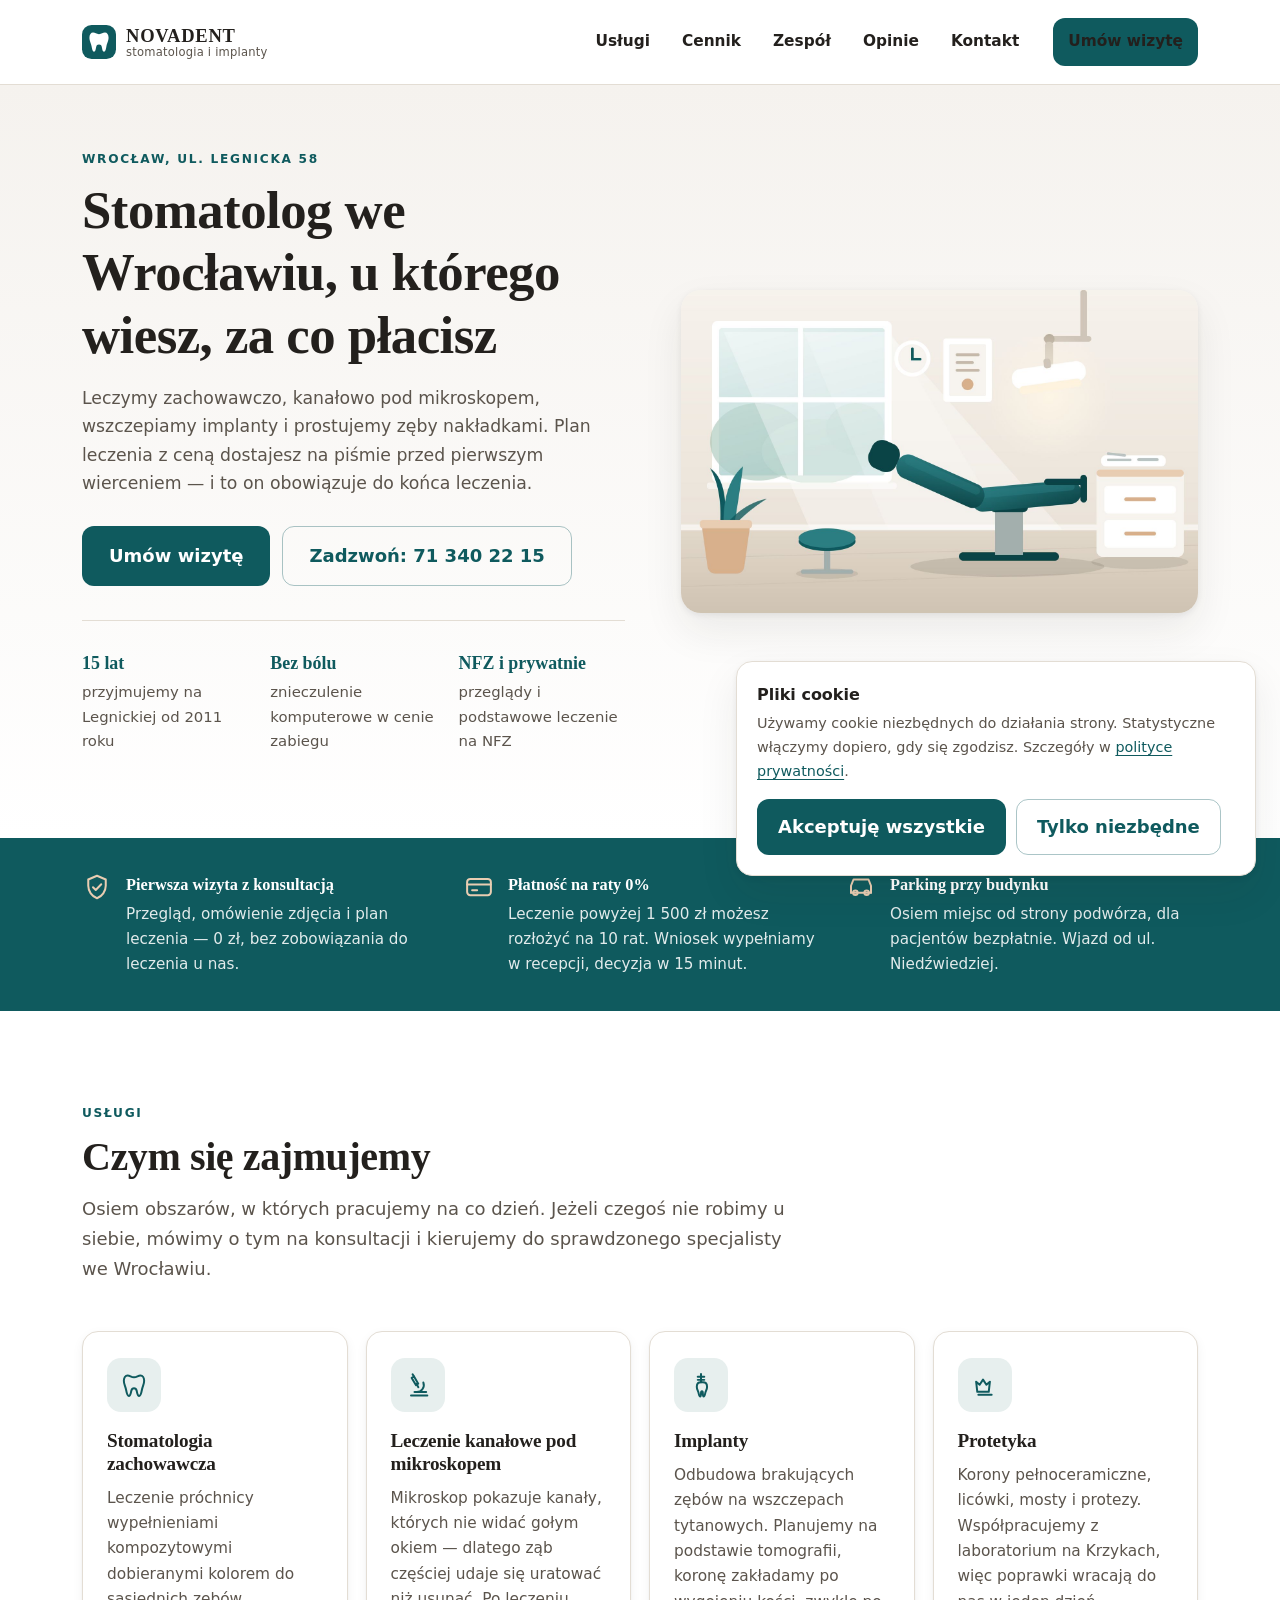
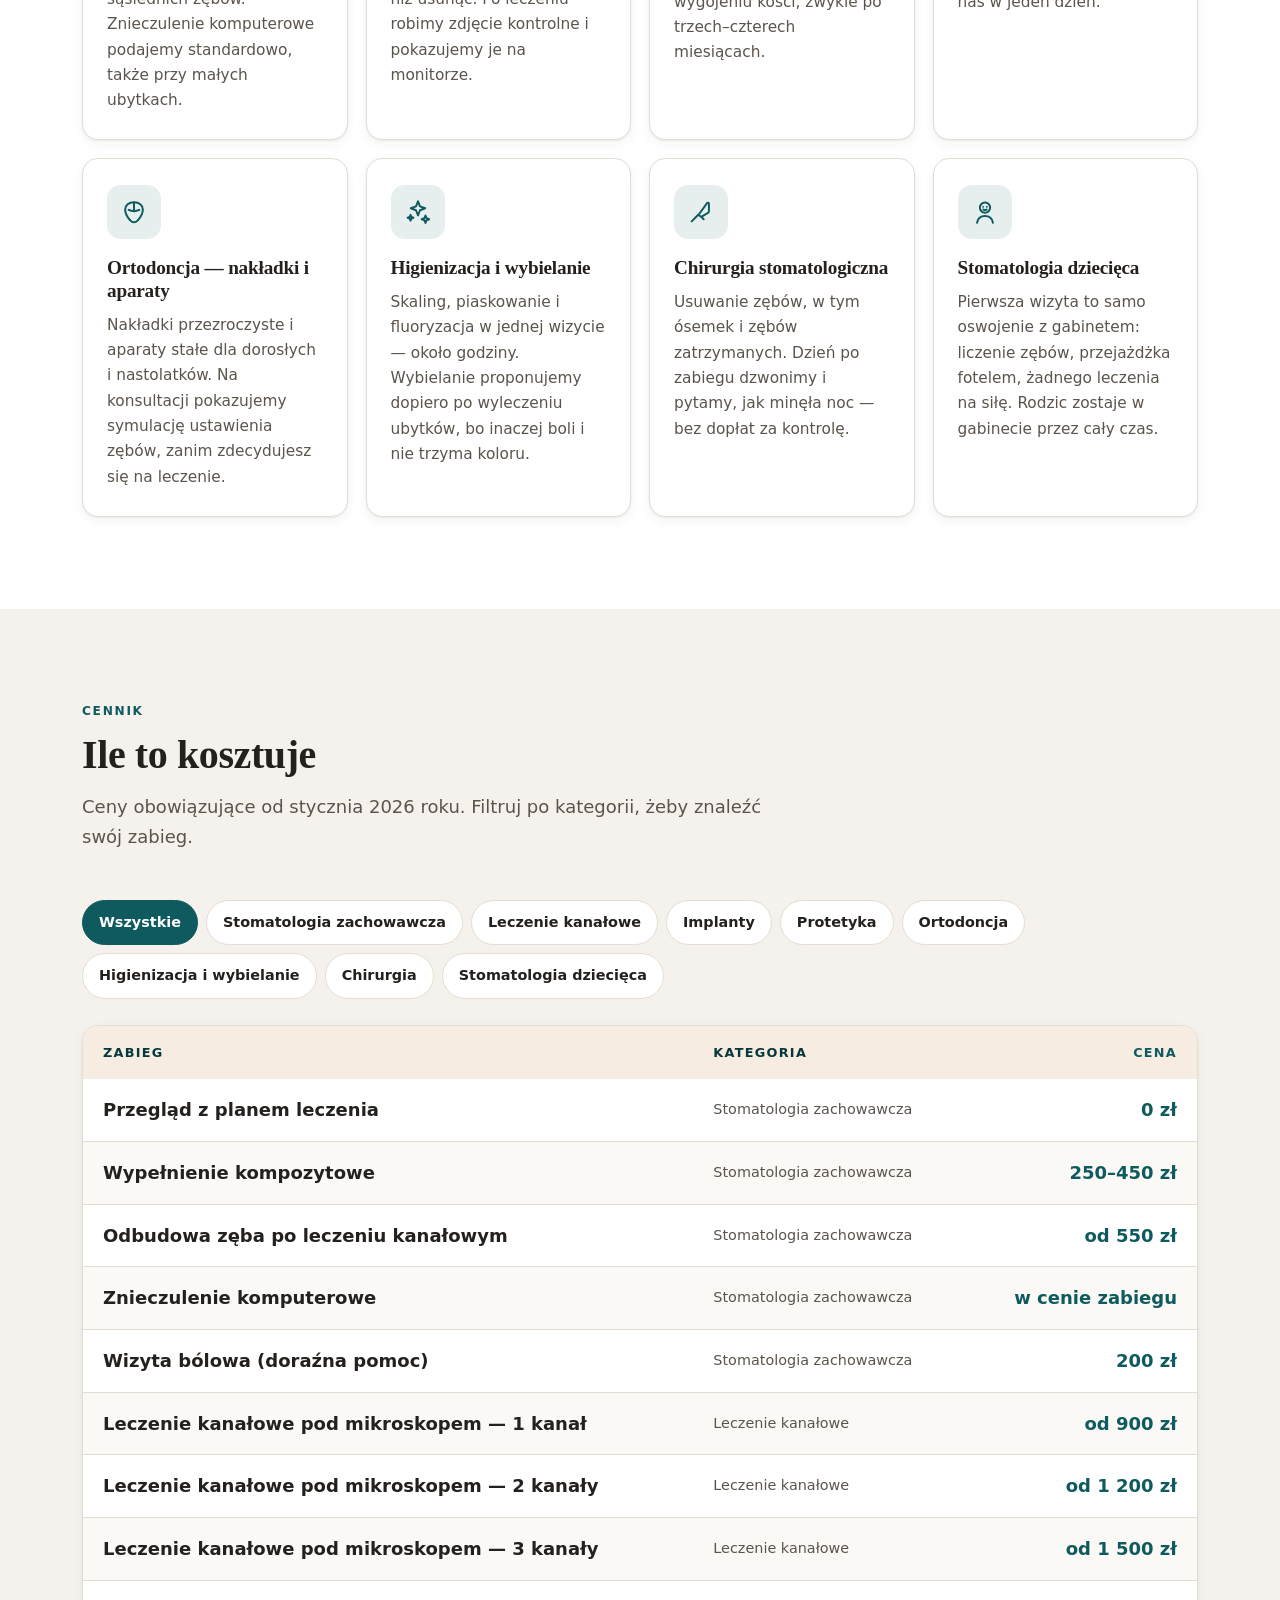
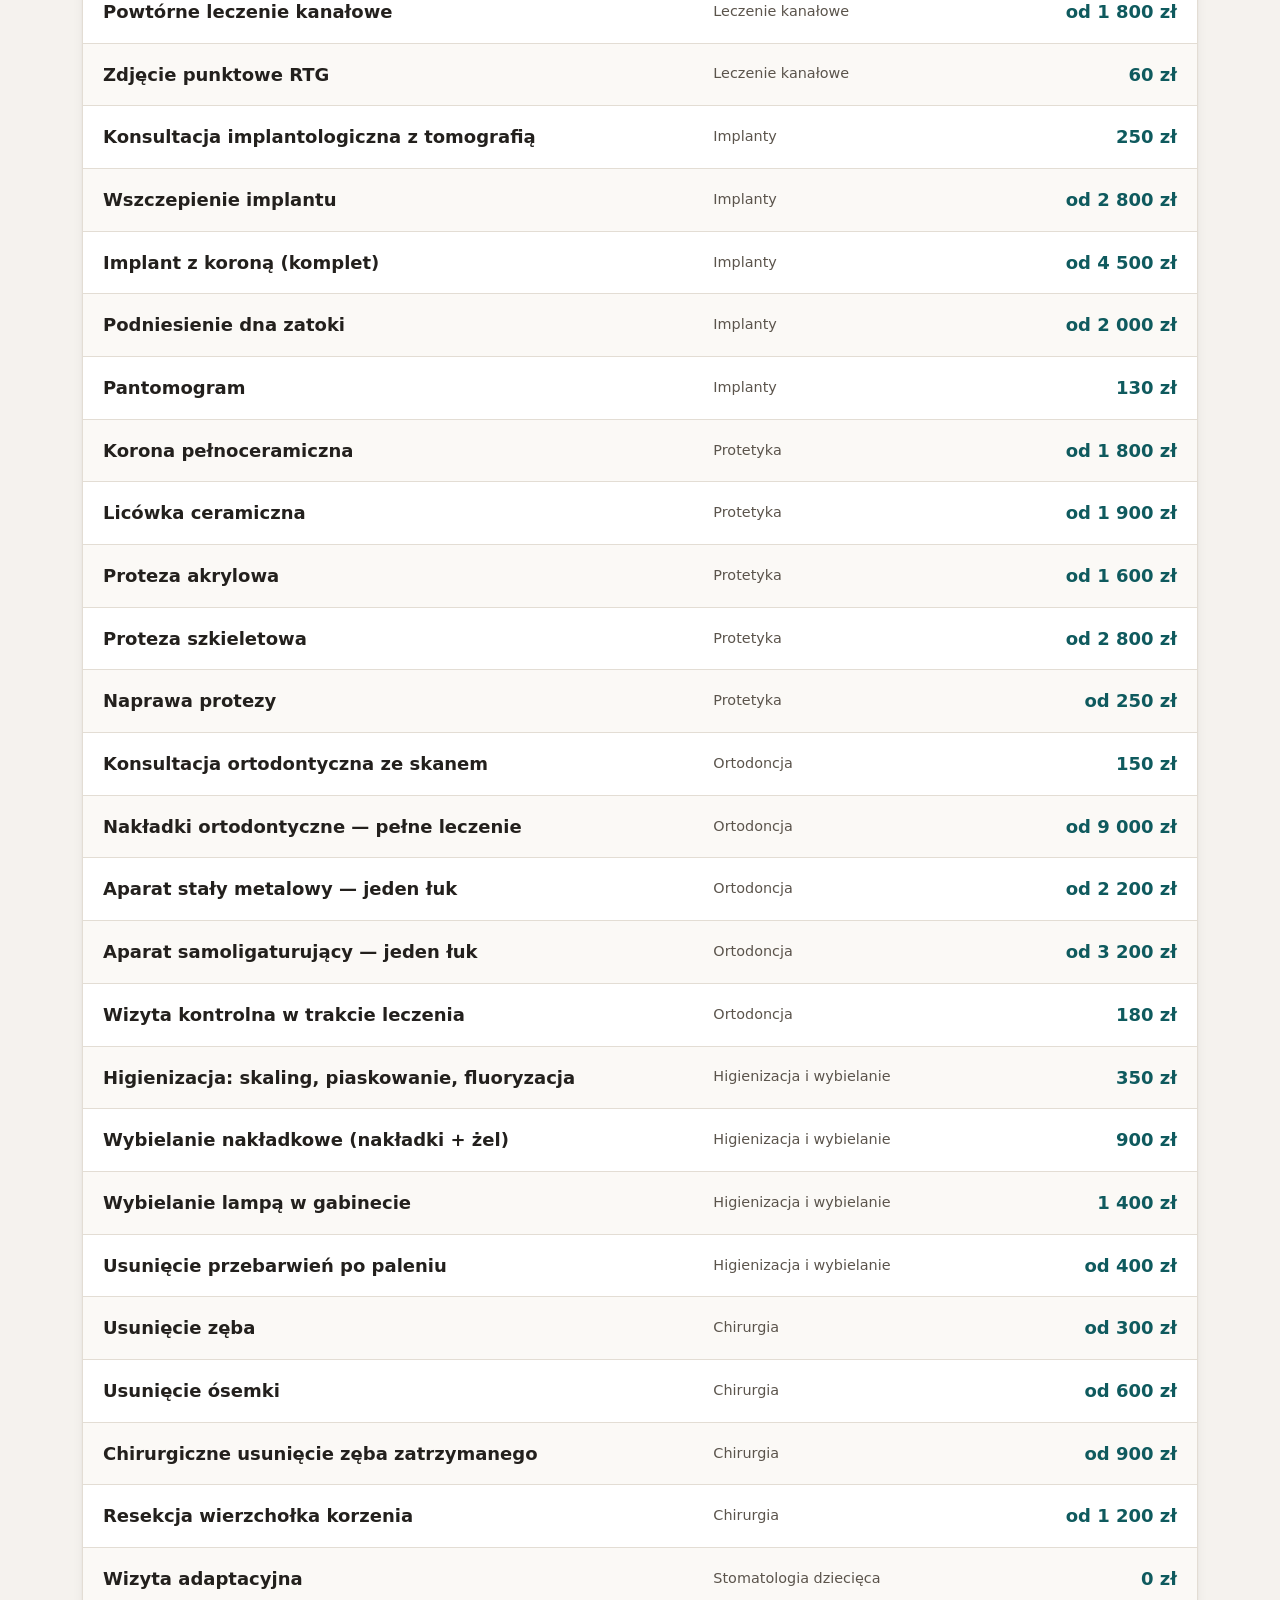
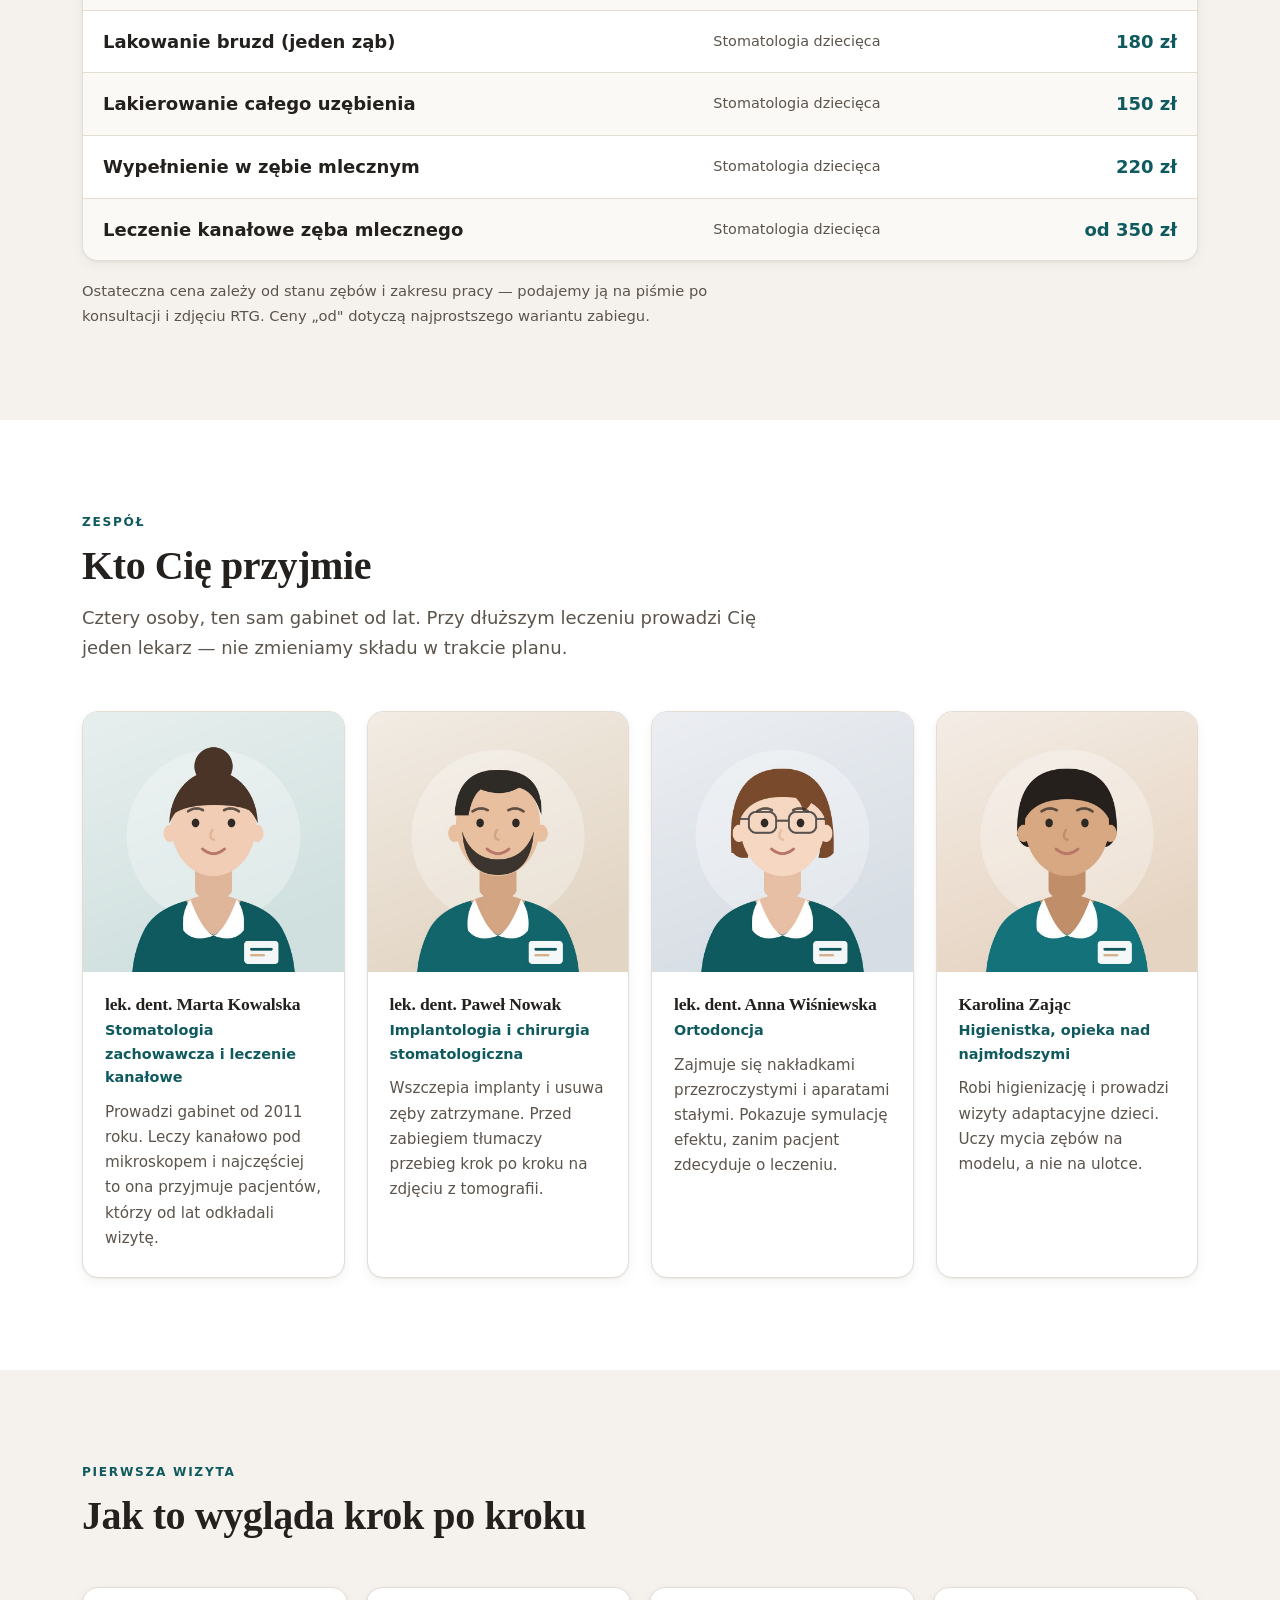
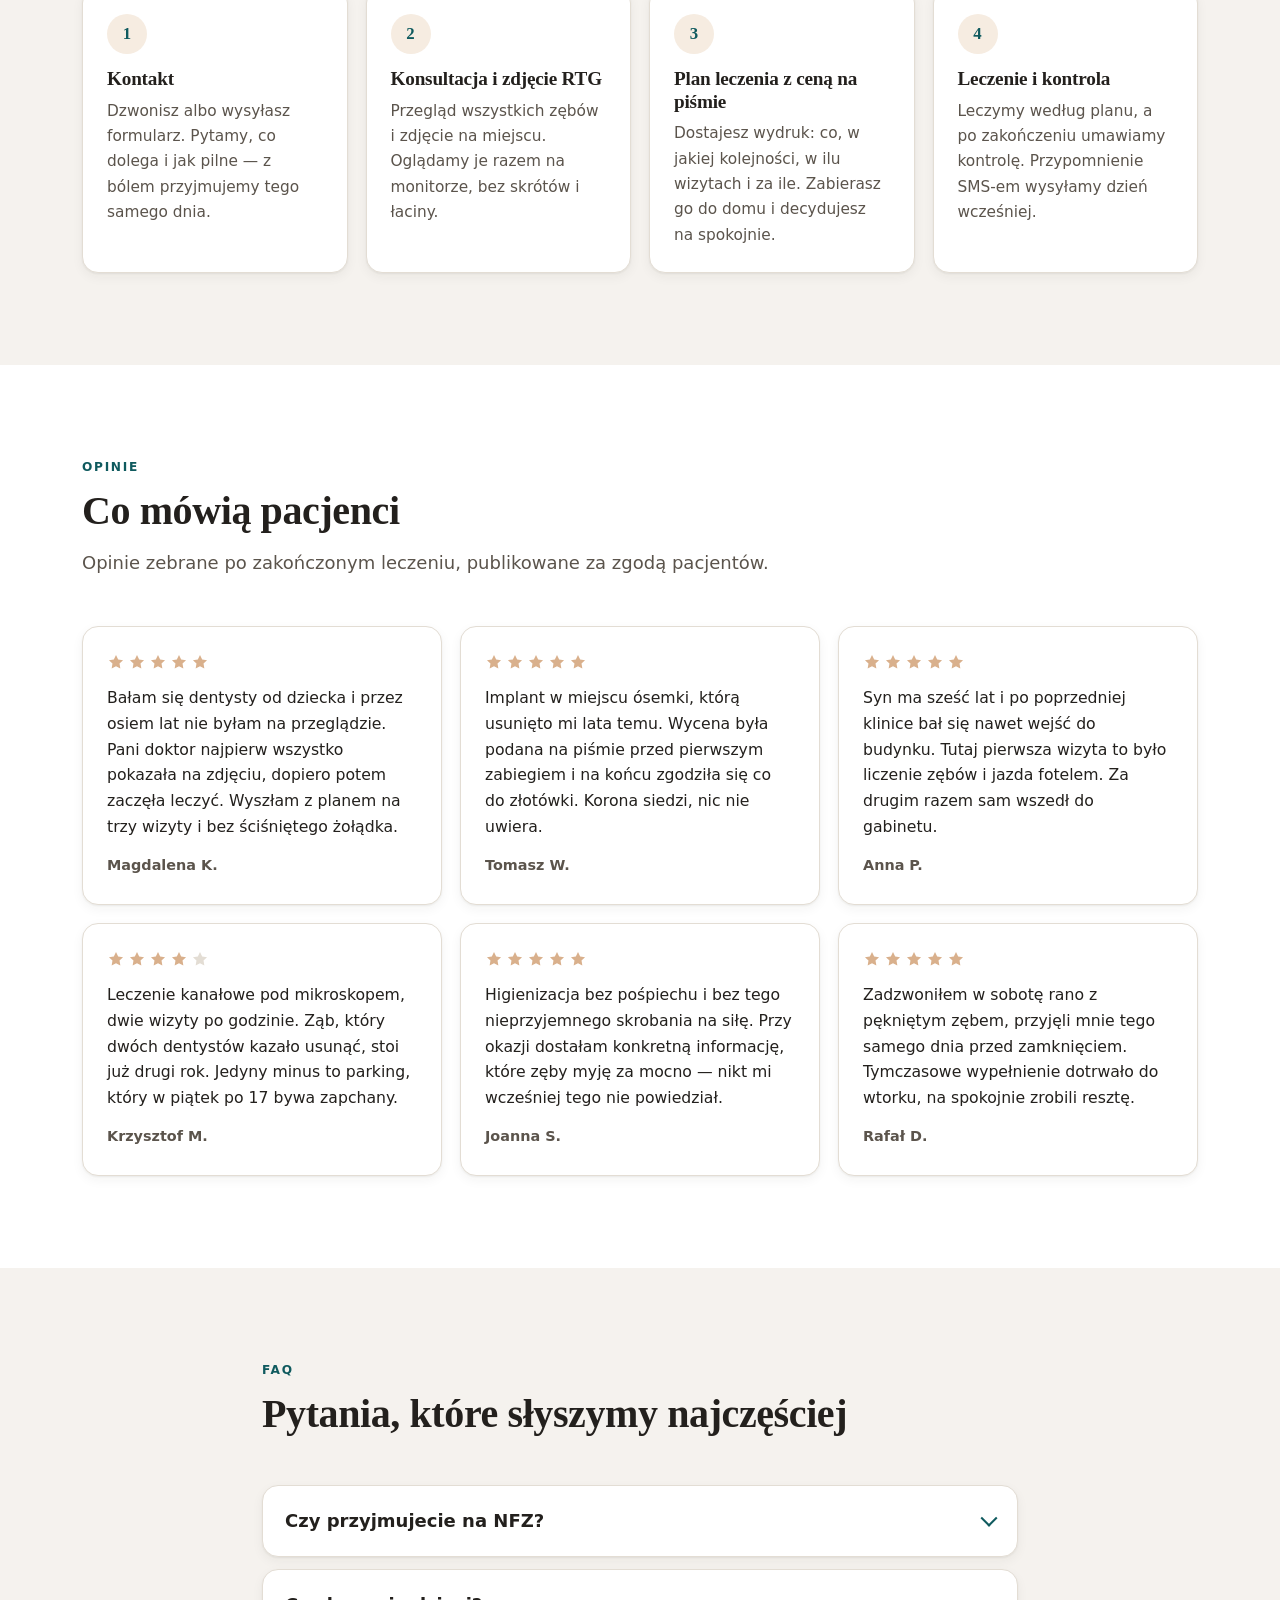
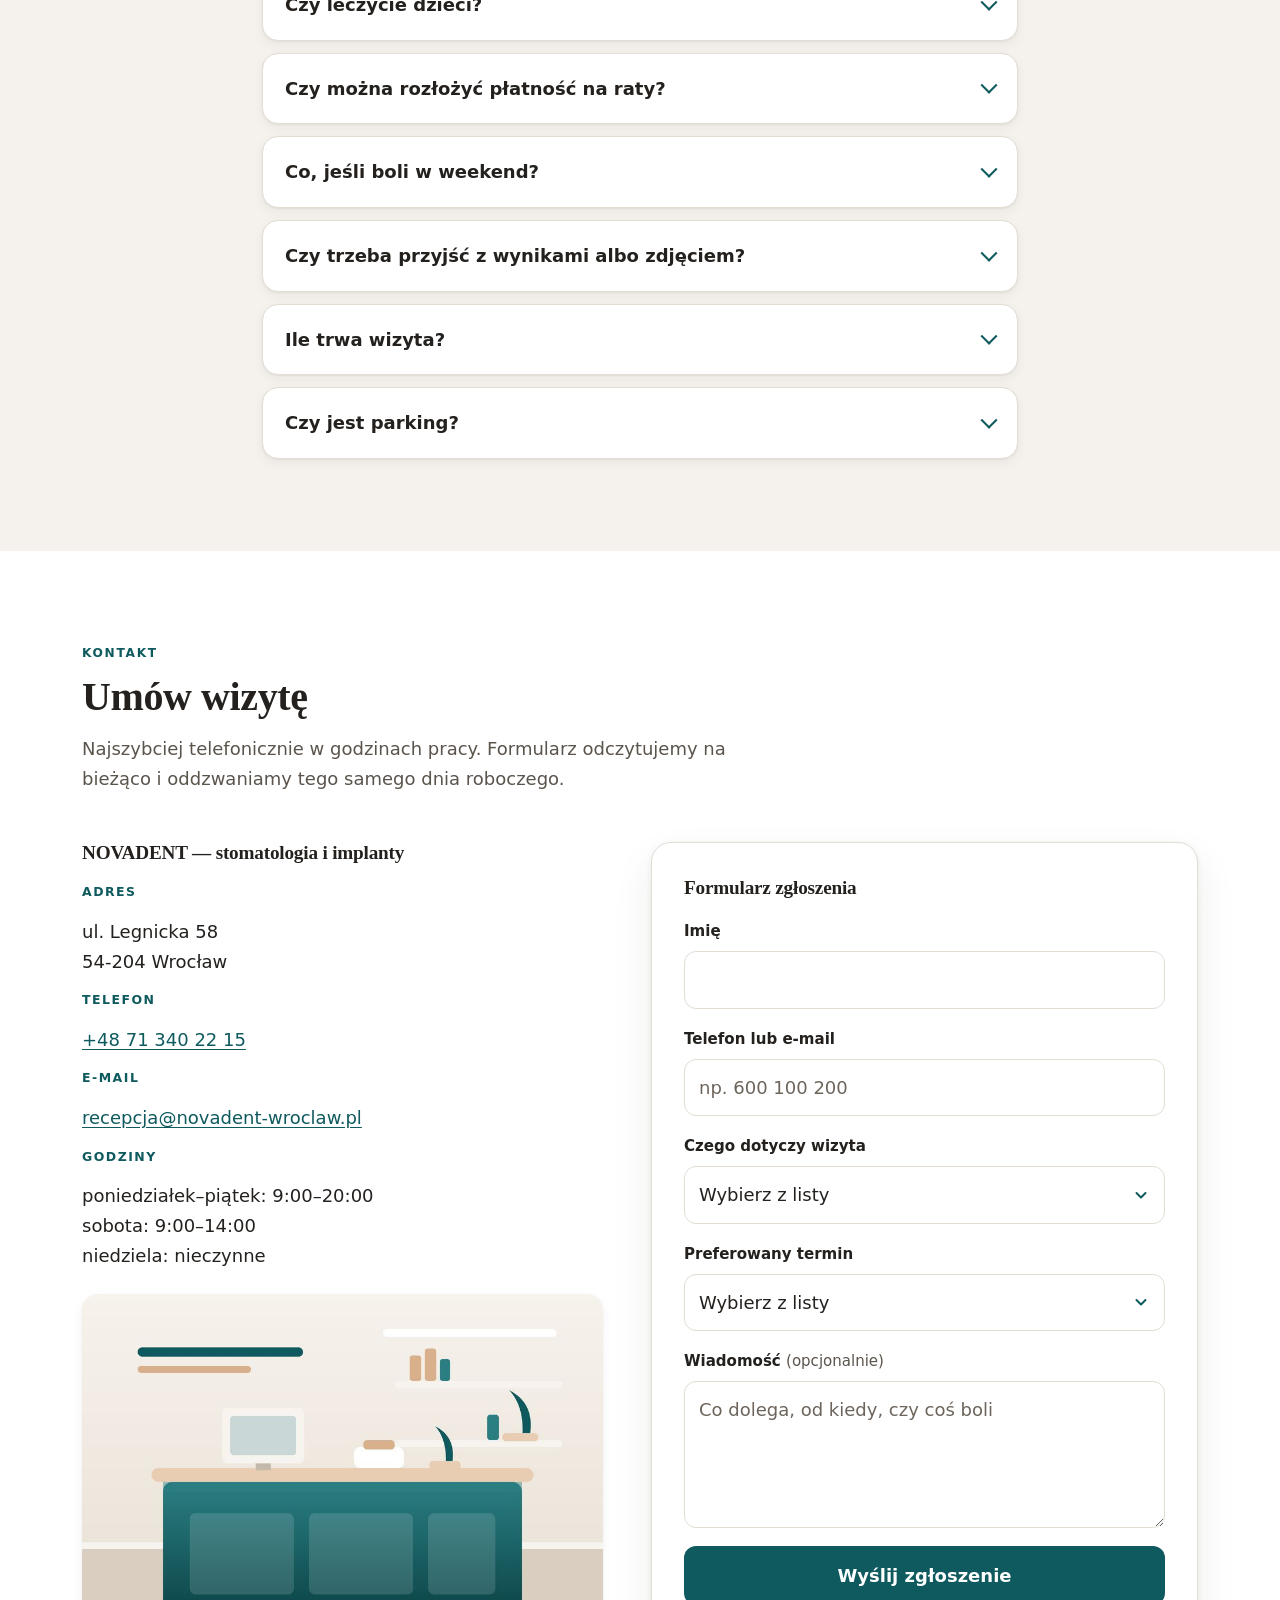
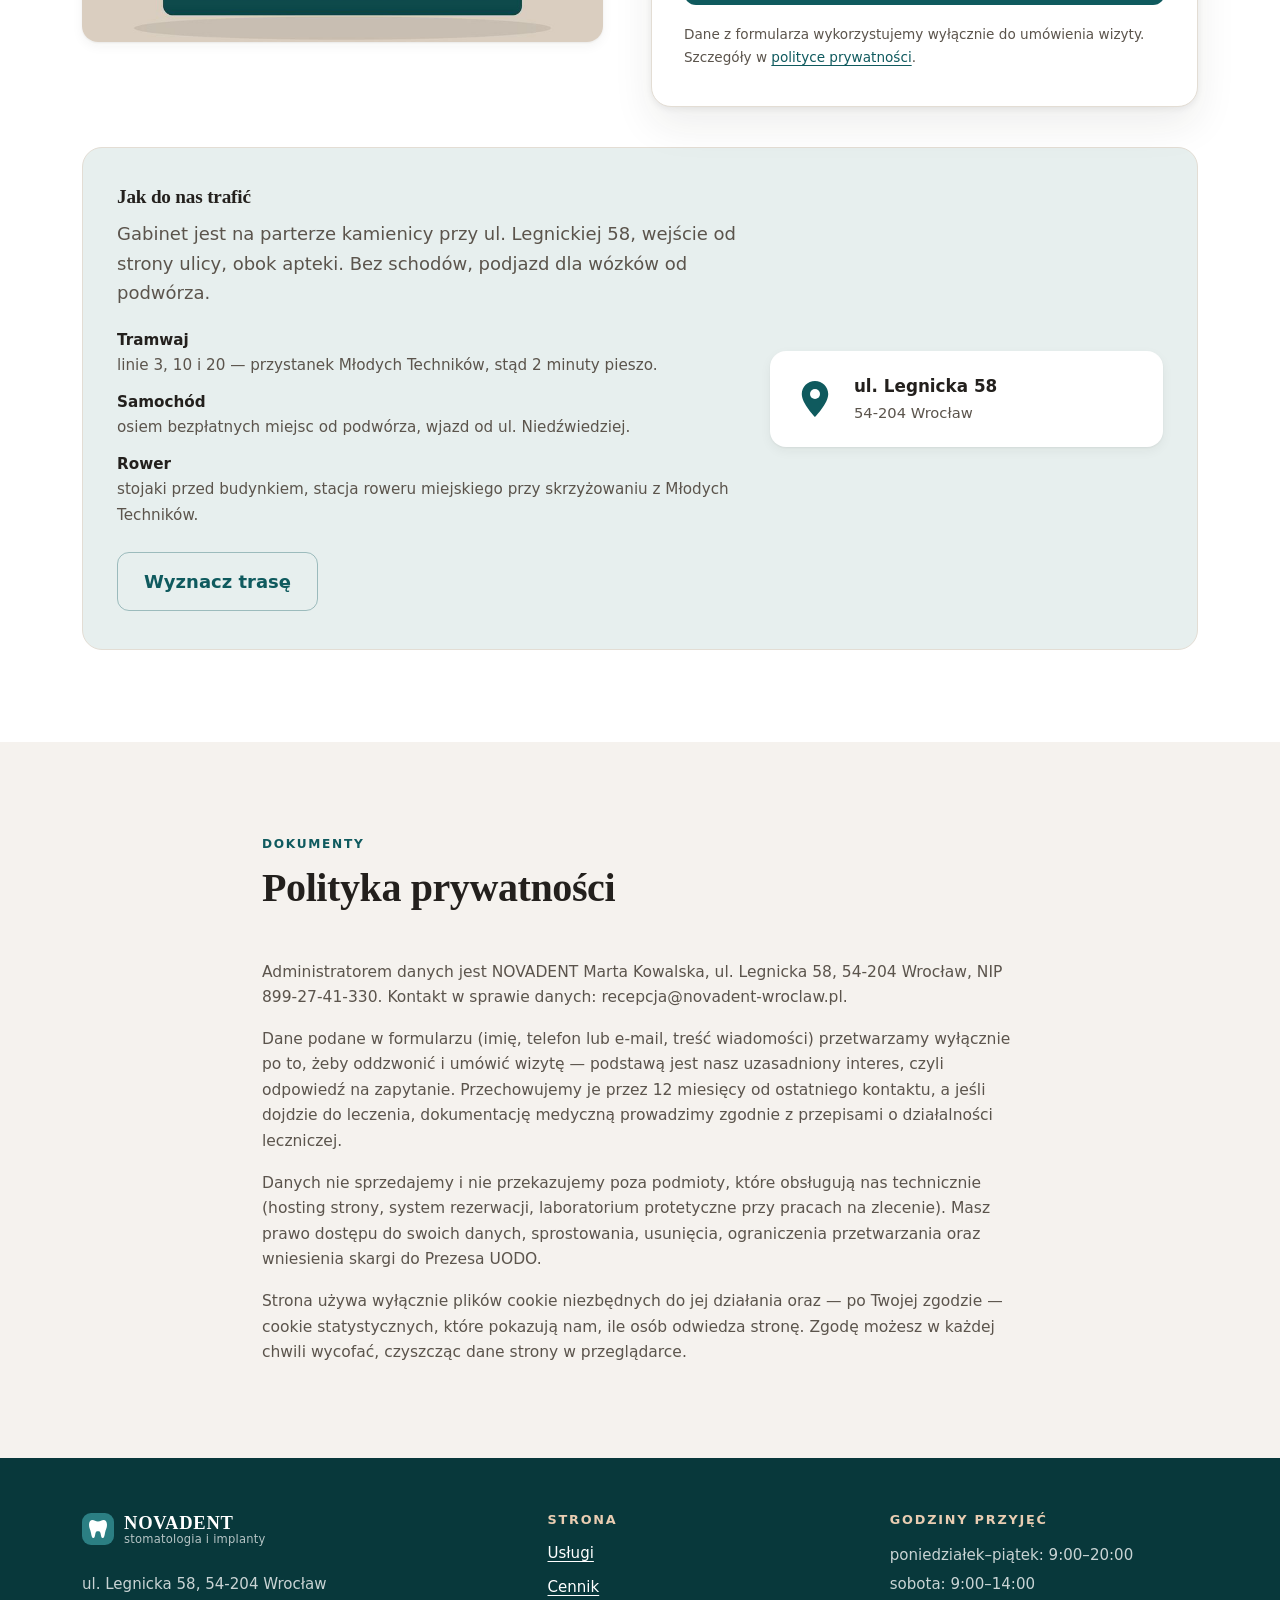
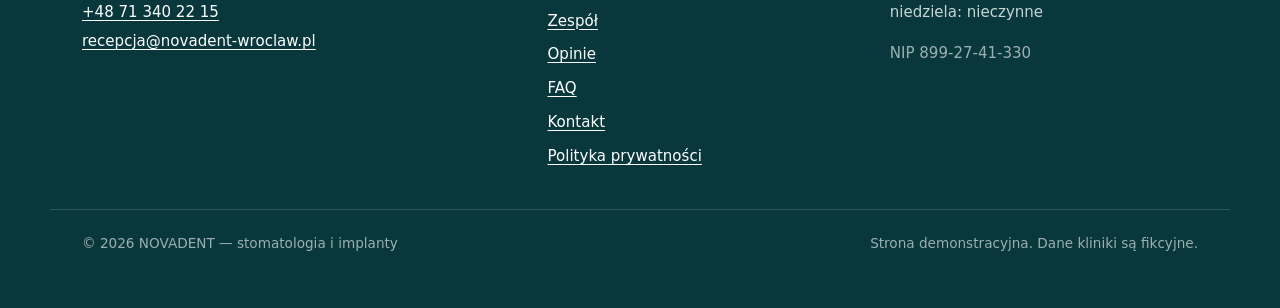
<file: novadent/index.html>
<!doctype html>
<html lang="pl">
<head>
<meta charset="utf-8">
<meta name="viewport" content="width=device-width, initial-scale=1, viewport-fit=cover">
<meta name="theme-color" content="#0f5a5e">
<meta name="color-scheme" content="light">

<title>Stomatolog Wrocław — NOVADENT, stomatologia i implanty na Legnickiej</title>
<meta name="description" content="Stomatolog we Wrocławiu: leczenie zachowawcze, implanty, ortodoncja i leczenie kanałowe pod mikroskopem. Plan leczenia z ceną na piśmie przed pierwszym zabiegiem. ul. Legnicka 58, tel. 71 340 22 15.">
<link rel="canonical" href="https://novadent-demo.netlify.app/">

<meta property="og:type" content="website">
<meta property="og:locale" content="pl_PL">
<meta property="og:site_name" content="NOVADENT">
<meta property="og:url" content="https://novadent-demo.netlify.app/">
<meta property="og:title" content="Stomatolog Wrocław — NOVADENT, stomatologia i implanty">
<meta property="og:description" content="Gabinet na Legnickiej 58 we Wrocławiu. Leczenie kanałowe pod mikroskopem, implanty, ortodoncja. Cena leczenia na piśmie po konsultacji.">
<meta property="og:image" content="https://novadent-demo.netlify.app/assets/img/og-image.jpg">
<meta property="og:image:width" content="1200">
<meta property="og:image:height" content="630">
<meta property="og:image:alt" content="Wnętrze gabinetu stomatologicznego NOVADENT we Wrocławiu">
<meta name="twitter:card" content="summary_large_image">

<link rel="icon" href="data:image/svg+xml,%3Csvg xmlns='http://www.w3.org/2000/svg' viewBox='0 0 32 32'%3E%3Crect width='32' height='32' rx='7' fill='%230f5a5e'/%3E%3Cpath d='M16 8.6c-2.6 0-3.4-1.5-5.6-1.5-2 0-3.4 1.9-3.4 4.7 0 3.4 1.3 4.4 2 8.2.5 2.8.9 5.1 2.3 5.1s1.6-2.2 2.1-4.6c.4-1.6.8-2.2 2.6-2.2s2.2.6 2.6 2.2c.5 2.4.6 4.6 2.1 4.6s1.8-2.3 2.3-5.1c.7-3.8 2-4.8 2-8.2 0-2.8-1.4-4.7-3.4-4.7-2.2 0-3 1.5-5.6 1.5z' fill='%23ffffff'/%3E%3C/svg%3E">

<link rel="stylesheet" href="styles.css">

<script type="application/ld+json">
{
  "@context": "https://schema.org",
  "@type": "Dentist",
  "name": "NOVADENT — stomatologia i implanty",
  "url": "https://novadent-demo.netlify.app/",
  "image": "https://novadent-demo.netlify.app/assets/img/og-image.jpg",
  "telephone": "+48713402215",
  "email": "recepcja@novadent-wroclaw.pl",
  "priceRange": "150–9000 PLN",
  "currenciesAccepted": "PLN",
  "paymentAccepted": "gotówka, karta, przelew, raty 0%",
  "address": {
    "@type": "PostalAddress",
    "streetAddress": "ul. Legnicka 58",
    "postalCode": "54-204",
    "addressLocality": "Wrocław",
    "addressRegion": "dolnośląskie",
    "addressCountry": "PL"
  },
  "geo": { "@type": "GeoCoordinates", "latitude": 51.1215, "longitude": 16.9812 },
  "areaServed": "Wrocław",
  "medicalSpecialty": "Dentistry",
  "openingHoursSpecification": [
    {
      "@type": "OpeningHoursSpecification",
      "dayOfWeek": ["Monday", "Tuesday", "Wednesday", "Thursday", "Friday"],
      "opens": "09:00", "closes": "20:00"
    },
    {
      "@type": "OpeningHoursSpecification",
      "dayOfWeek": "Saturday",
      "opens": "09:00", "closes": "14:00"
    }
  ]
}
</script>
</head>

<body>
<a class="skip-link" href="#tresc">Przejdź do treści</a>

<header class="site-header" id="gora">
  <div class="wrap header-inner">
    <a class="logo" href="#gora" aria-label="NOVADENT — strona główna">
      <svg class="logo-mark" viewBox="0 0 32 32" width="34" height="34" aria-hidden="true" focusable="false">
        <rect width="32" height="32" rx="9" fill="currentColor"/>
        <path d="M16 8.6c-2.6 0-3.4-1.5-5.6-1.5-2 0-3.4 1.9-3.4 4.7 0 3.4 1.3 4.4 2 8.2.5 2.8.9 5.1 2.3 5.1s1.6-2.2 2.1-4.6c.4-1.6.8-2.2 2.6-2.2s2.2.6 2.6 2.2c.5 2.4.6 4.6 2.1 4.6s1.8-2.3 2.3-5.1c.7-3.8 2-4.8 2-8.2 0-2.8-1.4-4.7-3.4-4.7-2.2 0-3 1.5-5.6 1.5z" fill="#fff"/>
      </svg>
      <span class="logo-text">
        <strong>NOVADENT</strong>
        <small>stomatologia i implanty</small>
      </span>
    </a>

    <button class="nav-toggle" id="nav-toggle" type="button"
            aria-expanded="false" aria-controls="nav-main">
      <span class="nav-toggle-bars" aria-hidden="true"><span></span><span></span><span></span></span>
      <span class="nav-toggle-label">Menu</span>
    </button>

    <nav class="nav" id="nav-main" aria-label="Nawigacja główna">
      <ul>
        <li><a href="#uslugi">Usługi</a></li>
        <li><a href="#cennik">Cennik</a></li>
        <li><a href="#zespol">Zespół</a></li>
        <li><a href="#opinie">Opinie</a></li>
        <li><a href="#kontakt">Kontakt</a></li>
      </ul>
      <a class="btn btn-primary nav-cta" href="#formularz">Umów wizytę</a>
    </nav>
  </div>
</header>

<main id="tresc">

  <!-- ============================ HERO ============================ -->
  <section class="hero">
    <div class="wrap hero-grid">
      <div class="hero-text">
        <p class="eyebrow">Wrocław, ul. Legnicka 58</p>
        <h1>Stomatolog we Wrocławiu, u którego wiesz, za co płacisz</h1>
        <p class="lead">
          Leczymy zachowawczo, kanałowo pod mikroskopem, wszczepiamy implanty i prostujemy zęby
          nakładkami. Plan leczenia z ceną dostajesz na piśmie przed pierwszym wierceniem —
          i to on obowiązuje do końca leczenia.
        </p>
        <div class="hero-actions">
          <a class="btn btn-primary" href="#formularz">Umów wizytę</a>
          <a class="btn btn-ghost" href="tel:+48713402215">Zadzwoń: 71 340 22 15</a>
        </div>
        <ul class="hero-facts">
          <li><strong>15 lat</strong><span>przyjmujemy na Legnickiej od 2011 roku</span></li>
          <li><strong>Bez bólu</strong><span>znieczulenie komputerowe w cenie zabiegu</span></li>
          <li><strong>NFZ i prywatnie</strong><span>przeglądy i podstawowe leczenie na NFZ</span></li>
        </ul>
      </div>
      <figure class="hero-figure">
        <img src="assets/img/hero-gabinet.jpg" width="1600" height="1000" fetchpriority="high"
             alt="Gabinet stomatologiczny NOVADENT: fotel dentystyczny, lampa zabiegowa i duże okno">
      </figure>
    </div>
  </section>

  <!-- ========================= PASEK ZAUFANIA ====================== -->
  <section class="trust" aria-label="Najważniejsze informacje">
    <div class="wrap trust-grid">
      <div class="trust-item">
        <svg viewBox="0 0 24 24" aria-hidden="true" focusable="false"><path d="M12 3l7 3v5c0 4.4-2.9 8.4-7 10-4.1-1.6-7-5.6-7-10V6l7-3z"/><path class="tick" d="M8.8 12.2l2.2 2.2 4.4-4.6"/></svg>
        <p><strong>Pierwsza wizyta z konsultacją</strong>Przegląd, omówienie zdjęcia i plan leczenia — 0 zł, bez zobowiązania do leczenia u nas.</p>
      </div>
      <div class="trust-item">
        <svg viewBox="0 0 24 24" aria-hidden="true" focusable="false"><rect x="2.5" y="5.5" width="19" height="13" rx="2.5"/><path class="tick" d="M2.5 10h19"/><path class="tick" d="M6.5 14.5h4"/></svg>
        <p><strong>Płatność na raty 0%</strong>Leczenie powyżej 1 500 zł możesz rozłożyć na 10 rat. Wniosek wypełniamy w recepcji, decyzja w 15 minut.</p>
      </div>
      <div class="trust-item">
        <svg viewBox="0 0 24 24" aria-hidden="true" focusable="false"><path d="M4 16.5V11l2-5h12l2 5v5.5"/><path class="tick" d="M4 16.5h16"/><circle cx="7.5" cy="16.5" r="1.8"/><circle cx="16.5" cy="16.5" r="1.8"/></svg>
        <p><strong>Parking przy budynku</strong>Osiem miejsc od strony podwórza, dla pacjentów bezpłatnie. Wjazd od ul. Niedźwiedziej.</p>
      </div>
    </div>
  </section>

  <!-- ============================ USŁUGI ========================== -->
  <section class="section" id="uslugi">
    <div class="wrap">
      <header class="section-head">
        <p class="eyebrow">Usługi</p>
        <h2>Czym się zajmujemy</h2>
        <p class="section-lead">
          Osiem obszarów, w których pracujemy na co dzień. Jeżeli czegoś nie robimy u siebie,
          mówimy o tym na konsultacji i kierujemy do sprawdzonego specjalisty we Wrocławiu.
        </p>
      </header>
      <ul class="cards" id="lista-uslug"></ul>
    </div>
  </section>

  <!-- ============================ CENNIK ========================== -->
  <section class="section section-alt" id="cennik">
    <div class="wrap">
      <header class="section-head">
        <p class="eyebrow">Cennik</p>
        <h2>Ile to kosztuje</h2>
        <p class="section-lead">
          Ceny obowiązujące od stycznia 2026 roku. Filtruj po kategorii, żeby znaleźć swój zabieg.
        </p>
      </header>

      <div class="filtry" id="filtry-cennika" role="group" aria-label="Filtr cennika według kategorii"></div>

      <div class="tabela-wrap">
        <table class="cennik">
          <caption class="sr-only">Cennik usług stomatologicznych NOVADENT</caption>
          <thead>
            <tr>
              <th scope="col">Zabieg</th>
              <th scope="col">Kategoria</th>
              <th scope="col" class="col-cena">Cena</th>
            </tr>
          </thead>
          <tbody id="cennik-body"></tbody>
        </table>
      </div>
      <p class="uwaga" id="cennik-uwaga">
        Ostateczna cena zależy od stanu zębów i zakresu pracy — podajemy ją na piśmie po konsultacji
        i zdjęciu RTG. Ceny „od" dotyczą najprostszego wariantu zabiegu.
      </p>
    </div>
  </section>

  <!-- ============================ ZESPÓŁ ========================== -->
  <section class="section" id="zespol">
    <div class="wrap">
      <header class="section-head">
        <p class="eyebrow">Zespół</p>
        <h2>Kto Cię przyjmie</h2>
        <p class="section-lead">
          Cztery osoby, ten sam gabinet od lat. Przy dłuższym leczeniu prowadzi Cię jeden lekarz —
          nie zmieniamy składu w trakcie planu.
        </p>
      </header>
      <ul class="zespol-grid" id="lista-zespolu"></ul>
    </div>
  </section>

  <!-- ======================= PIERWSZA WIZYTA ====================== -->
  <section class="section section-alt" id="wizyta">
    <div class="wrap">
      <header class="section-head">
        <p class="eyebrow">Pierwsza wizyta</p>
        <h2>Jak to wygląda krok po kroku</h2>
      </header>
      <ol class="kroki">
        <li>
          <span class="krok-nr" aria-hidden="true">1</span>
          <h3>Kontakt</h3>
          <p>Dzwonisz albo wysyłasz formularz. Pytamy, co dolega i jak pilne — z bólem przyjmujemy tego samego dnia.</p>
        </li>
        <li>
          <span class="krok-nr" aria-hidden="true">2</span>
          <h3>Konsultacja i zdjęcie RTG</h3>
          <p>Przegląd wszystkich zębów i zdjęcie na miejscu. Oglądamy je razem na monitorze, bez skrótów i łaciny.</p>
        </li>
        <li>
          <span class="krok-nr" aria-hidden="true">3</span>
          <h3>Plan leczenia z ceną na piśmie</h3>
          <p>Dostajesz wydruk: co, w jakiej kolejności, w ilu wizytach i za ile. Zabierasz go do domu i decydujesz na spokojnie.</p>
        </li>
        <li>
          <span class="krok-nr" aria-hidden="true">4</span>
          <h3>Leczenie i kontrola</h3>
          <p>Leczymy według planu, a po zakończeniu umawiamy kontrolę. Przypomnienie SMS-em wysyłamy dzień wcześniej.</p>
        </li>
      </ol>
    </div>
  </section>

  <!-- ============================ OPINIE ========================== -->
  <section class="section" id="opinie">
    <div class="wrap">
      <header class="section-head">
        <p class="eyebrow">Opinie</p>
        <h2>Co mówią pacjenci</h2>
        <p class="section-lead">Opinie zebrane po zakończonym leczeniu, publikowane za zgodą pacjentów.</p>
      </header>
      <ul class="opinie-grid" id="lista-opinii"></ul>
    </div>
  </section>

  <!-- ============================= FAQ ============================ -->
  <section class="section section-alt" id="faq">
    <div class="wrap wrap-waski">
      <header class="section-head">
        <p class="eyebrow">FAQ</p>
        <h2>Pytania, które słyszymy najczęściej</h2>
      </header>

      <div class="faq">
        <details>
          <summary>Czy przyjmujecie na NFZ?</summary>
          <div class="faq-tresc">
            <p>Tak, w ramach kontraktu: przeglądy, wypełnienia z materiałów refundowanych, usunięcia zębów
            i leczenie kanałowe zębów przednich. Czas oczekiwania to zwykle dwa–trzy tygodnie.
            Zabiegi spoza koszyka — implanty, ortodoncja, protetyka, leczenie kanałowe pod mikroskopem —
            wykonujemy prywatnie.</p>
          </div>
        </details>
        <details>
          <summary>Czy leczycie dzieci?</summary>
          <div class="faq-tresc">
            <p>Tak, od trzeciego roku życia. Pierwsza wizyta jest adaptacyjna i bezpłatna: dziecko poznaje
            gabinet, siada na fotelu, liczymy zęby. Leczenie zaczynamy dopiero wtedy, gdy samo na to pozwoli.
            Rodzic jest w gabinecie przez cały czas.</p>
          </div>
        </details>
        <details>
          <summary>Czy można rozłożyć płatność na raty?</summary>
          <div class="faq-tresc">
            <p>Przy leczeniu powyżej 1 500 zł — tak, na 10 rat 0%. Wniosek wypełniamy w recepcji,
            potrzebny jest dowód osobisty, decyzja przychodzi w kilkanaście minut. Płacimy też kartą i BLIK-iem.</p>
          </div>
        </details>
        <details>
          <summary>Co, jeśli boli w weekend?</summary>
          <div class="faq-tresc">
            <p>W sobotę do 14:00 przyjmujemy pacjentów z bólem bez wcześniejszego umówienia — wystarczy
            zadzwonić rano. W niedzielę gabinet jest zamknięty; na nagłe przypadki dyżuruje pogotowie
            stomatologiczne przy ul. Hubskiej, numer podajemy na automatycznej sekretarce.</p>
          </div>
        </details>
        <details>
          <summary>Czy trzeba przyjść z wynikami albo zdjęciem?</summary>
          <div class="faq-tresc">
            <p>Nie trzeba — pantomogram i zdjęcia punktowe robimy na miejscu. Jeśli masz zdjęcie z ostatniego
            roku, weź je ze sobą, oszczędzisz koszt i dawkę promieniowania. Przynieś też listę leków,
            które przyjmujesz na stałe.</p>
          </div>
        </details>
        <details>
          <summary>Ile trwa wizyta?</summary>
          <div class="faq-tresc">
            <p>Konsultacja z przeglądem i zdjęciem — około 30 minut. Wypełnienie — 45 minut.
            Higienizacja — godzina. Leczenie kanałowe pod mikroskopem to zwykle dwie wizyty po 60–90 minut.
            Rezerwujemy pełny czas na jednego pacjenta, dlatego rzadko czeka się w poczekalni.</p>
          </div>
        </details>
        <details>
          <summary>Czy jest parking?</summary>
          <div class="faq-tresc">
            <p>Tak, osiem bezpłatnych miejsc dla pacjentów od strony podwórza, wjazd od ul. Niedźwiedziej.
            W godzinach 16:00–18:00 potrafią być zajęte — wtedy najbliższa strefa płatna jest po drugiej
            stronie Legnickiej.</p>
          </div>
        </details>
      </div>
    </div>
  </section>

  <!-- =========================== KONTAKT ========================== -->
  <section class="section" id="kontakt">
    <div class="wrap">
      <header class="section-head">
        <p class="eyebrow">Kontakt</p>
        <h2>Umów wizytę</h2>
        <p class="section-lead">
          Najszybciej telefonicznie w godzinach pracy. Formularz odczytujemy na bieżąco
          i oddzwaniamy tego samego dnia roboczego.
        </p>
      </header>

      <div class="kontakt-grid">
        <div class="kontakt-dane">
          <h3>NOVADENT — stomatologia i implanty</h3>
          <dl>
            <dt>Adres</dt>
            <dd>ul. Legnicka 58<br>54-204 Wrocław</dd>
            <dt>Telefon</dt>
            <dd><a href="tel:+48713402215">+48 71 340 22 15</a></dd>
            <dt>E-mail</dt>
            <dd><a href="mailto:recepcja@novadent-wroclaw.pl">recepcja@novadent-wroclaw.pl</a></dd>
            <dt>Godziny</dt>
            <dd>
              poniedziałek–piątek: 9:00–20:00<br>
              sobota: 9:00–14:00<br>
              niedziela: nieczynne
            </dd>
          </dl>
          <figure class="kontakt-foto">
            <img src="assets/img/recepcja-novadent.jpg" width="900" height="600" loading="lazy"
                 alt="Recepcja kliniki NOVADENT z ciemnozieloną ladą i półkami na ścianie">
          </figure>
        </div>

        <div class="formularz-box">
          <h3 id="formularz">Formularz zgłoszenia</h3>
          <form class="formularz" name="rezerwacja" method="POST"
                data-netlify="true" netlify-honeypot="bot-field" novalidate>
            <input type="hidden" name="form-name" value="rezerwacja">
            <p class="pole-honeypot" hidden>
              <label>Nie wypełniaj tego pola: <input name="bot-field" tabindex="-1" autocomplete="off"></label>
            </p>

            <div class="pole">
              <label for="imie">Imię</label>
              <input type="text" id="imie" name="imie" autocomplete="given-name"
                     aria-describedby="blad-imie">
              <p class="blad" id="blad-imie" data-dla="imie"></p>
            </div>

            <div class="pole">
              <label for="kontakt-do">Telefon lub e-mail</label>
              <input type="text" id="kontakt-do" name="kontakt" autocomplete="tel"
                     placeholder="np. 600 100 200" aria-describedby="blad-kontakt">
              <p class="blad" id="blad-kontakt" data-dla="kontakt"></p>
            </div>

            <div class="pole">
              <label for="usluga">Czego dotyczy wizyta</label>
              <select id="usluga" name="usluga" aria-describedby="blad-usluga">
                <option value="">Wybierz z listy</option>
              </select>
              <p class="blad" id="blad-usluga" data-dla="usluga"></p>
            </div>

            <div class="pole">
              <label for="termin">Preferowany termin</label>
              <select id="termin" name="termin" aria-describedby="blad-termin">
                <option value="">Wybierz z listy</option>
                <option value="rano">Rano (9:00–12:00)</option>
                <option value="popoludnie">Popołudnie (12:00–16:00)</option>
                <option value="wieczor">Wieczór (16:00–20:00)</option>
                <option value="sobota">Sobota (9:00–14:00)</option>
              </select>
              <p class="blad" id="blad-termin" data-dla="termin"></p>
            </div>

            <div class="pole">
              <label for="wiadomosc">Wiadomość <span class="opcjonalne">(opcjonalnie)</span></label>
              <textarea id="wiadomosc" name="wiadomosc" rows="4"
                        placeholder="Co dolega, od kiedy, czy coś boli"
                        aria-describedby="blad-wiadomosc"></textarea>
              <p class="blad" id="blad-wiadomosc" data-dla="wiadomosc"></p>
            </div>

            <button class="btn btn-primary btn-blok" type="submit">Wyślij zgłoszenie</button>
            <p class="form-status" id="form-status" role="status" aria-live="polite"></p>
            <p class="drobny">
              Dane z formularza wykorzystujemy wyłącznie do umówienia wizyty.
              Szczegóły w <a href="#prywatnosc">polityce prywatności</a>.
            </p>
          </form>
        </div>
      </div>

      <!-- ============================ DOJAZD ======================== -->
      <div class="dojazd" id="dojazd">
        <div class="dojazd-tresc">
          <h3>Jak do nas trafić</h3>
          <p>
            Gabinet jest na parterze kamienicy przy ul. Legnickiej 58, wejście od strony ulicy,
            obok apteki. Bez schodów, podjazd dla wózków od podwórza.
          </p>
          <ul class="dojazd-lista">
            <li><strong>Tramwaj</strong> linie 3, 10 i 20 — przystanek Młodych Techników, stąd 2 minuty pieszo.</li>
            <li><strong>Samochód</strong> osiem bezpłatnych miejsc od podwórza, wjazd od ul. Niedźwiedziej.</li>
            <li><strong>Rower</strong> stojaki przed budynkiem, stacja roweru miejskiego przy skrzyżowaniu z Młodych Techników.</li>
          </ul>
          <a class="btn btn-ghost"
             href="https://www.google.com/maps/dir/?api=1&destination=Legnicka+58,+54-204+Wroc%C5%82aw"
             target="_blank" rel="noopener">Wyznacz trasę</a>
        </div>
        <div class="dojazd-adres" aria-hidden="true">
          <svg viewBox="0 0 24 24" class="pin" focusable="false"><path d="M12 2.6c-3.8 0-6.9 3-6.9 6.8 0 5 6.9 12 6.9 12s6.9-7 6.9-12c0-3.8-3.1-6.8-6.9-6.8z"/><circle cx="12" cy="9.4" r="2.6" class="pin-dot"/></svg>
          <p><strong>ul. Legnicka 58</strong>54-204 Wrocław</p>
        </div>
      </div>
    </div>
  </section>

  <!-- ========================= PRYWATNOŚĆ ========================= -->
  <section class="section section-alt" id="prywatnosc">
    <div class="wrap wrap-waski">
      <header class="section-head">
        <p class="eyebrow">Dokumenty</p>
        <h2>Polityka prywatności</h2>
      </header>
      <div class="proza">
        <p>
          Administratorem danych jest NOVADENT Marta Kowalska, ul. Legnicka 58, 54-204 Wrocław,
          NIP 899-27-41-330. Kontakt w sprawie danych: recepcja@novadent-wroclaw.pl.
        </p>
        <p>
          Dane podane w formularzu (imię, telefon lub e-mail, treść wiadomości) przetwarzamy wyłącznie
          po to, żeby oddzwonić i umówić wizytę — podstawą jest nasz uzasadniony interes, czyli
          odpowiedź na zapytanie. Przechowujemy je przez 12 miesięcy od ostatniego kontaktu,
          a jeśli dojdzie do leczenia, dokumentację medyczną prowadzimy zgodnie z przepisami
          o działalności leczniczej.
        </p>
        <p>
          Danych nie sprzedajemy i nie przekazujemy poza podmioty, które obsługują nas technicznie
          (hosting strony, system rezerwacji, laboratorium protetyczne przy pracach na zlecenie).
          Masz prawo dostępu do swoich danych, sprostowania, usunięcia, ograniczenia przetwarzania
          oraz wniesienia skargi do Prezesa UODO.
        </p>
        <p>
          Strona używa wyłącznie plików cookie niezbędnych do jej działania oraz — po Twojej zgodzie —
          cookie statystycznych, które pokazują nam, ile osób odwiedza stronę. Zgodę możesz w każdej
          chwili wycofać, czyszcząc dane strony w przeglądarce.
        </p>
      </div>
    </div>
  </section>

</main>

<footer class="site-footer">
  <div class="wrap footer-grid">
    <div class="footer-brand">
      <span class="logo footer-logo">
        <svg class="logo-mark" viewBox="0 0 32 32" width="32" height="32" aria-hidden="true" focusable="false">
          <rect width="32" height="32" rx="9" fill="currentColor"/>
          <path d="M16 8.6c-2.6 0-3.4-1.5-5.6-1.5-2 0-3.4 1.9-3.4 4.7 0 3.4 1.3 4.4 2 8.2.5 2.8.9 5.1 2.3 5.1s1.6-2.2 2.1-4.6c.4-1.6.8-2.2 2.6-2.2s2.2.6 2.6 2.2c.5 2.4.6 4.6 2.1 4.6s1.8-2.3 2.3-5.1c.7-3.8 2-4.8 2-8.2 0-2.8-1.4-4.7-3.4-4.7-2.2 0-3 1.5-5.6 1.5z" fill="#fff"/>
        </svg>
        <span class="logo-text"><strong>NOVADENT</strong><small>stomatologia i implanty</small></span>
      </span>
      <p class="footer-adres">
        ul. Legnicka 58, 54-204 Wrocław<br>
        <a href="tel:+48713402215">+48 71 340 22 15</a><br>
        <a href="mailto:recepcja@novadent-wroclaw.pl">recepcja@novadent-wroclaw.pl</a>
      </p>
    </div>

    <nav class="footer-nav" aria-label="Nawigacja w stopce">
      <h2>Strona</h2>
      <ul>
        <li><a href="#uslugi">Usługi</a></li>
        <li><a href="#cennik">Cennik</a></li>
        <li><a href="#zespol">Zespół</a></li>
        <li><a href="#opinie">Opinie</a></li>
        <li><a href="#faq">FAQ</a></li>
        <li><a href="#kontakt">Kontakt</a></li>
        <li><a href="#prywatnosc">Polityka prywatności</a></li>
      </ul>
    </nav>

    <div class="footer-godziny">
      <h2>Godziny przyjęć</h2>
      <p>
        poniedziałek–piątek: 9:00–20:00<br>
        sobota: 9:00–14:00<br>
        niedziela: nieczynne
      </p>
      <p class="footer-nip">NIP 899-27-41-330</p>
    </div>
  </div>
  <div class="wrap footer-dol">
    <p>© 2026 NOVADENT — stomatologia i implanty</p>
    <p>Strona demonstracyjna. Dane kliniki są fikcyjne.</p>
  </div>
</footer>

<!-- ======================= STICKY PASEK MOBILE ==================== -->
<div class="pasek-mobile" id="pasek-mobile">
  <a class="pasek-btn pasek-tel" href="tel:+48713402215">
    <svg viewBox="0 0 24 24" aria-hidden="true" focusable="false"><path d="M6.6 3.5h3l1.5 4-2 1.4a12 12 0 0 0 6 6l1.4-2 4 1.5v3c0 1-.8 1.8-1.8 1.7C11.3 19.9 4.1 12.7 3.4 5.3A1.7 1.7 0 0 1 5.1 3.5z"/></svg>
    Zadzwoń
  </a>
  <a class="pasek-btn pasek-cta" href="#formularz">Umów wizytę</a>
</div>

<!-- =========================== COOKIES =========================== -->
<div class="cookies" id="cookies" hidden>
  <div class="cookies-tresc">
    <p>
      <strong>Pliki cookie</strong>
      Używamy cookie niezbędnych do działania strony. Statystyczne włączymy dopiero, gdy się zgodzisz.
      Szczegóły w <a href="#prywatnosc">polityce prywatności</a>.
    </p>
    <div class="cookies-akcje">
      <button class="btn btn-primary" type="button" id="cookies-wszystkie">Akceptuję wszystkie</button>
      <button class="btn btn-ghost" type="button" id="cookies-niezbedne">Tylko niezbędne</button>
    </div>
  </div>
</div>

<script src="data.js"></script>
<script src="app.js"></script>
</body>
</html>
</file>
<file: novadent/styles.css>
/* =========================================================================
   NOVADENT — arkusz stylów
   Kolejność: tokeny → reset → typografia → komponenty → sekcje → media
   Projektowane mobile-first (bazowo 390px), breakpointy: 700px i 1024px.
   ========================================================================= */

:root {
  /* kolory */
  --teal-900: #08383b;
  --teal-700: #0f5a5e;
  --teal-500: #2b7f83;
  --teal-050: #e7efee;
  --sand-500: #d9b08c;
  --sand-300: #e9cdb2;
  --sand-100: #f6ece1;
  --bialy:    #ffffff;
  --piasek:   #f5f2ee;
  --tekst:    #23201d;
  --tekst-2:  #5b544c;
  --linia:    #e3ddd4;
  --blad:     #9d2f24;

  /* typografia */
  --font-naglowek: Georgia, "Iowan Old Style", "Times New Roman", serif;
  --font-tresc: system-ui, -apple-system, "Segoe UI", Roboto, "Helvetica Neue", Arial, sans-serif;

  /* rytm */
  --r-s: 12px;
  --r-m: 16px;
  --r-l: 20px;
  --cien-s: 0 1px 2px rgba(35, 32, 29, .06), 0 4px 12px rgba(35, 32, 29, .05);
  --cien-m: 0 2px 6px rgba(35, 32, 29, .07), 0 18px 40px rgba(35, 32, 29, .08);
  --sekcja: 72px;
  --wrap: 1180px;
}

*, *::before, *::after { box-sizing: border-box; margin: 0; padding: 0; }

html {
  scroll-behavior: smooth;
  scroll-padding-top: 88px;
  -webkit-text-size-adjust: 100%;
}

body {
  background: var(--bialy);
  color: var(--tekst);
  font-family: var(--font-tresc);
  font-size: 17px;
  line-height: 1.65;
  overflow-x: hidden;
}

img { display: block; max-width: 100%; height: auto; }

a { color: var(--teal-700); text-underline-offset: 3px; }
a:hover { color: var(--teal-900); }

:is(a, button, input, select, textarea, summary, details):focus-visible {
  outline: 3px solid var(--teal-500);
  outline-offset: 3px;
  border-radius: 6px;
}

h1, h2, h3 {
  font-family: var(--font-naglowek);
  font-weight: 700;
  line-height: 1.18;
  letter-spacing: -0.01em;
}

h1 { font-size: clamp(2rem, 6vw, 3.3rem); }
h2 { font-size: clamp(1.6rem, 4.4vw, 2.5rem); }
h3 { font-size: 1.2rem; }

.sr-only {
  position: absolute; width: 1px; height: 1px;
  padding: 0; margin: -1px; overflow: hidden;
  clip: rect(0 0 0 0); white-space: nowrap; border: 0;
}

.skip-link {
  position: absolute; left: 16px; top: -100px; z-index: 200;
  background: var(--teal-700); color: #fff;
  padding: 12px 18px; border-radius: 0 0 var(--r-s) var(--r-s);
  text-decoration: none; font-weight: 600;
  transition: top .2s ease;
}
.skip-link:focus { top: 0; color: #fff; }

.wrap {
  width: 100%;
  max-width: var(--wrap);
  margin-inline: auto;
  padding-inline: 20px;
}
.wrap-waski { max-width: 820px; }

/* ----------------------------- przyciski ------------------------------ */
.btn {
  display: inline-flex; align-items: center; justify-content: center;
  gap: 8px; min-height: 52px;
  padding: 14px 26px;
  border: 1px solid transparent; border-radius: var(--r-s);
  font: inherit; font-weight: 600; text-decoration: none;
  cursor: pointer;
  transition: background-color .18s ease, color .18s ease,
              border-color .18s ease, transform .18s ease;
}
.btn-primary { background: var(--teal-700); color: #fff; }
.btn-primary:hover { background: var(--teal-900); color: #fff; transform: translateY(-1px); }
.btn-ghost {
  background: transparent; color: var(--teal-700);
  border-color: rgba(15, 90, 94, .35);
}
.btn-ghost:hover { background: var(--teal-050); color: var(--teal-900); }
.btn-blok { width: 100%; }

.eyebrow {
  text-transform: uppercase; letter-spacing: .14em;
  font-size: .76rem; font-weight: 700;
  color: var(--teal-700);
  margin-bottom: 10px;
}

/* ------------------------------ header -------------------------------- */
.site-header {
  position: sticky; top: 0; z-index: 100;
  background: rgba(255, 255, 255, .95);
  backdrop-filter: blur(8px);
  border-bottom: 1px solid var(--linia);
}
.header-inner {
  display: flex; align-items: center; justify-content: space-between;
  gap: 16px; min-height: 72px;
}

.logo {
  display: inline-flex; align-items: center; gap: 10px;
  color: var(--teal-700); text-decoration: none;
}
.logo-mark { flex: none; }
.logo-text { display: flex; flex-direction: column; line-height: 1.15; }
.logo-text strong {
  font-family: var(--font-naglowek);
  font-size: 1.16rem; letter-spacing: .04em; color: var(--tekst);
}
.logo-text small { font-size: .72rem; color: var(--tekst-2); letter-spacing: .02em; }

.nav-toggle {
  display: inline-flex; align-items: center; gap: 8px;
  min-height: 46px; padding: 8px 14px;
  background: var(--piasek); border: 1px solid var(--linia);
  border-radius: var(--r-s);
  font: inherit; font-weight: 600; color: var(--tekst);
  cursor: pointer;
}
.nav-toggle-bars { display: grid; gap: 4px; }
.nav-toggle-bars span {
  display: block; width: 18px; height: 2px;
  background: var(--teal-700); border-radius: 2px;
  transition: transform .2s ease, opacity .2s ease;
}
.nav-toggle[aria-expanded="true"] .nav-toggle-bars span:nth-child(1) { transform: translateY(6px) rotate(45deg); }
.nav-toggle[aria-expanded="true"] .nav-toggle-bars span:nth-child(2) { opacity: 0; }
.nav-toggle[aria-expanded="true"] .nav-toggle-bars span:nth-child(3) { transform: translateY(-6px) rotate(-45deg); }

.nav {
  position: absolute; left: 0; right: 0; top: 100%;
  display: none;
  flex-direction: column; gap: 6px;
  padding: 12px 20px 22px;
  background: var(--bialy);
  border-bottom: 1px solid var(--linia);
  box-shadow: var(--cien-m);
}
.nav.otwarte { display: flex; }
.nav ul { list-style: none; display: grid; gap: 2px; }
.nav a {
  display: block; padding: 13px 8px;
  color: var(--tekst); text-decoration: none; font-weight: 600;
  border-radius: var(--r-s);
}
.nav a:hover { background: var(--piasek); color: var(--teal-900); }
.nav-cta { margin-top: 8px; }

/* ------------------------------- hero --------------------------------- */
.hero {
  background: linear-gradient(180deg, var(--piasek) 0%, var(--bialy) 100%);
  padding: 44px 0 56px;
}
.hero-grid { display: grid; gap: 32px; }
.hero-text .lead {
  font-size: 1.08rem; color: var(--tekst-2);
  max-width: 56ch; margin-top: 18px;
}
.hero h1 { max-width: 20ch; }
.hero-actions {
  display: flex; flex-wrap: wrap; gap: 12px;
  margin-top: 28px;
}
.hero-actions .btn { flex: 1 1 220px; }

.hero-facts {
  list-style: none; display: grid; gap: 14px;
  margin-top: 34px; padding-top: 28px;
  border-top: 1px solid var(--linia);
}
.hero-facts li { display: grid; gap: 2px; }
.hero-facts strong {
  font-family: var(--font-naglowek); font-size: 1.12rem; color: var(--teal-700);
}
.hero-facts span { font-size: .93rem; color: var(--tekst-2); }

.hero-figure img {
  width: 100%; border-radius: var(--r-l);
  box-shadow: var(--cien-m);
}

/* --------------------------- pasek zaufania --------------------------- */
.trust {
  background: var(--teal-700); color: #fff;
  padding: 34px 0;
}
.trust-grid { display: grid; gap: 26px; }
.trust-item { display: grid; grid-template-columns: 30px 1fr; gap: 14px; align-items: start; }
.trust-item svg {
  width: 30px; height: 30px;
  fill: none; stroke: var(--sand-300); stroke-width: 1.6;
  stroke-linecap: round; stroke-linejoin: round;
}
.trust-item p { font-size: .95rem; color: rgba(255, 255, 255, .88); }
.trust-item strong {
  display: block; color: #fff; font-size: 1.02rem;
  font-family: var(--font-naglowek); margin-bottom: 3px;
}

/* ------------------------------ sekcje -------------------------------- */
.section { padding: var(--sekcja) 0; }
.section-alt { background: var(--piasek); }
.section-head { max-width: 62ch; margin-bottom: 38px; }
.section-lead { color: var(--tekst-2); margin-top: 14px; }

/* karty usług */
.cards { list-style: none; display: grid; gap: 18px; }
.card {
  background: var(--bialy);
  border: 1px solid var(--linia);
  border-radius: var(--r-m);
  padding: 26px 24px;
  box-shadow: var(--cien-s);
  transition: transform .2s ease, box-shadow .2s ease, border-color .2s ease;
}
.card:hover { transform: translateY(-3px); box-shadow: var(--cien-m); border-color: var(--sand-300); }
.card-ikona {
  display: grid; place-items: center;
  width: 54px; height: 54px; margin-bottom: 18px;
  background: var(--teal-050); border-radius: 14px;
}
.card-ikona svg {
  width: 28px; height: 28px;
  fill: none; stroke: var(--teal-700); stroke-width: 1.7;
  stroke-linecap: round; stroke-linejoin: round;
}
.card h3 { margin-bottom: 10px; }
.card p { color: var(--tekst-2); font-size: .96rem; }

/* ------------------------------ cennik -------------------------------- */
.filtry {
  display: flex; flex-wrap: wrap; gap: 8px;
  margin-bottom: 26px;
}
.filtr {
  padding: 10px 16px; min-height: 44px;
  background: var(--bialy); color: var(--tekst);
  border: 1px solid var(--linia); border-radius: 999px;
  font: inherit; font-size: .9rem; font-weight: 600;
  cursor: pointer;
  transition: background-color .18s ease, color .18s ease, border-color .18s ease;
}
.filtr:hover { border-color: var(--teal-500); color: var(--teal-900); }
.filtr[aria-pressed="true"] {
  background: var(--teal-700); color: #fff; border-color: var(--teal-700);
}

.tabela-wrap {
  background: var(--bialy);
  border: 1px solid var(--linia);
  border-radius: var(--r-m);
  box-shadow: var(--cien-s);
  overflow: hidden;
}
.cennik { width: 100%; border-collapse: collapse; }
.cennik thead { display: none; }
.cennik tbody tr {
  display: grid; grid-template-columns: 1fr auto;
  gap: 4px 16px;
  padding: 16px 18px;
  border-bottom: 1px solid var(--linia);
}
.cennik tbody tr:last-child { border-bottom: 0; }
.cennik td { padding: 0; }
.cennik .col-nazwa { font-weight: 600; grid-column: 1; }
.cennik .col-kat {
  grid-column: 1; grid-row: 2;
  font-size: .84rem; color: var(--tekst-2);
}
.cennik .col-cena {
  grid-column: 2; grid-row: 1 / span 2;
  align-self: center;
  font-weight: 700; color: var(--teal-700);
  white-space: nowrap; text-align: right;
}
.uwaga {
  margin-top: 18px; font-size: .92rem; color: var(--tekst-2);
  max-width: 70ch;
}
.pusto { padding: 26px 18px; color: var(--tekst-2); }

/* ------------------------------ zespół -------------------------------- */
.zespol-grid { list-style: none; display: grid; gap: 22px; }
.osoba {
  background: var(--bialy); border: 1px solid var(--linia);
  border-radius: var(--r-m); overflow: hidden;
  box-shadow: var(--cien-s);
}
.osoba img { width: 100%; aspect-ratio: 1 / 1; object-fit: cover; }
.osoba-tresc { padding: 22px 22px 26px; }
.osoba h3 { font-size: 1.1rem; }
.osoba .rola {
  color: var(--teal-700); font-weight: 600; font-size: .9rem;
  margin: 4px 0 10px;
}
.osoba p.opis { color: var(--tekst-2); font-size: .95rem; }

/* ------------------------------- kroki -------------------------------- */
.kroki { list-style: none; display: grid; gap: 18px; counter-reset: krok; }
.kroki li {
  position: relative;
  background: var(--bialy); border: 1px solid var(--linia);
  border-radius: var(--r-m); padding: 26px 24px 24px;
  box-shadow: var(--cien-s);
}
.krok-nr {
  display: grid; place-items: center;
  width: 40px; height: 40px; margin-bottom: 14px;
  background: var(--sand-100); color: var(--teal-700);
  border-radius: 50%;
  font-family: var(--font-naglowek); font-weight: 700; font-size: 1.05rem;
}
.kroki h3 { margin-bottom: 8px; }
.kroki p { color: var(--tekst-2); font-size: .96rem; }

/* ------------------------------ opinie -------------------------------- */
.opinie-grid { list-style: none; display: grid; gap: 18px; }
.opinia {
  background: var(--bialy); border: 1px solid var(--linia);
  border-radius: var(--r-m); padding: 26px 24px;
  box-shadow: var(--cien-s);
  display: flex; flex-direction: column; gap: 14px;
}
.gwiazdki { display: flex; gap: 3px; }
.gwiazdki svg { width: 18px; height: 18px; fill: var(--sand-500); }
.gwiazdki svg.pusta { fill: var(--linia); }
.opinia blockquote { color: var(--tekst); font-size: .98rem; }
.opinia figcaption { font-size: .9rem; color: var(--tekst-2); font-weight: 600; margin-top: auto; }

/* -------------------------------- FAQ --------------------------------- */
.faq { display: grid; gap: 12px; }
.faq details {
  background: var(--bialy); border: 1px solid var(--linia);
  border-radius: var(--r-m); box-shadow: var(--cien-s);
  overflow: hidden;
}
.faq summary {
  display: flex; align-items: center; justify-content: space-between; gap: 14px;
  padding: 20px 22px;
  font-weight: 600; cursor: pointer;
  list-style: none;
}
.faq summary::-webkit-details-marker { display: none; }
.faq summary::after {
  content: ""; flex: none;
  width: 12px; height: 12px;
  border-right: 2px solid var(--teal-700);
  border-bottom: 2px solid var(--teal-700);
  transform: rotate(45deg) translate(-2px, -2px);
  transition: transform .2s ease;
}
.faq details[open] summary::after { transform: rotate(-135deg) translate(-2px, -2px); }
.faq summary:hover { background: var(--teal-050); }
.faq-tresc { padding: 0 22px 22px; color: var(--tekst-2); font-size: .96rem; }

/* ------------------------------ kontakt ------------------------------- */
.kontakt-grid { display: grid; gap: 28px; }
.kontakt-dane dl { margin-top: 18px; display: grid; gap: 14px; }
.kontakt-dane dt {
  font-size: .78rem; text-transform: uppercase; letter-spacing: .12em;
  color: var(--teal-700); font-weight: 700;
}
.kontakt-dane dd { color: var(--tekst); }
.kontakt-foto { margin-top: 24px; }
.kontakt-foto img { border-radius: var(--r-m); box-shadow: var(--cien-s); }

.formularz-box {
  background: var(--bialy); border: 1px solid var(--linia);
  border-radius: var(--r-l); padding: 26px 22px 30px;
  box-shadow: var(--cien-m);
}
.formularz { display: grid; gap: 18px; margin-top: 20px; }
.pole { display: grid; gap: 7px; }
.pole label { font-weight: 600; font-size: .94rem; }
.opcjonalne { font-weight: 400; color: var(--tekst-2); }
.pole input, .pole select, .pole textarea {
  width: 100%; min-height: 52px;
  padding: 13px 14px;
  background: var(--bialy);
  border: 1px solid var(--linia); border-radius: var(--r-s);
  font: inherit; color: var(--tekst);
  transition: border-color .18s ease, box-shadow .18s ease;
}
.pole textarea { min-height: 120px; resize: vertical; }
.pole select {
  appearance: none; cursor: pointer;
  padding-right: 44px;
  background-image: url("data:image/svg+xml,%3Csvg xmlns='http://www.w3.org/2000/svg' viewBox='0 0 16 16'%3E%3Cpath d='M3.5 6l4.5 4.5L12.5 6' fill='none' stroke='%230f5a5e' stroke-width='2' stroke-linecap='round' stroke-linejoin='round'/%3E%3C/svg%3E");
  background-repeat: no-repeat;
  background-position: right 15px center;
  background-size: 16px 16px;
}
.pole :is(input, textarea)::placeholder { color: #6d655c; opacity: 1; }
.pole :is(input, select, textarea):hover { border-color: var(--teal-500); }
.pole :is(input, select, textarea)[aria-invalid="true"] {
  border-color: var(--blad);
  box-shadow: 0 0 0 3px rgba(157, 47, 36, .10);
}
.blad {
  color: var(--blad); font-size: .87rem; font-weight: 600;
  min-height: 0;
}
.blad:empty { display: none; }
.form-status { font-size: .93rem; font-weight: 600; color: var(--teal-700); }
.form-status:empty { display: none; }
.drobny { font-size: .85rem; color: var(--tekst-2); }
.pole-honeypot { display: none; }

/* ------------------------------ dojazd -------------------------------- */
.dojazd {
  margin-top: 40px;
  display: grid; gap: 24px;
  background: var(--teal-050);
  border: 1px solid var(--linia);
  border-radius: var(--r-l);
  padding: 30px 24px;
}
.dojazd h3 { margin-bottom: 10px; }
.dojazd p { color: var(--tekst-2); }
.dojazd-lista { list-style: none; display: grid; gap: 12px; margin: 20px 0 24px; }
.dojazd-lista li { font-size: .95rem; color: var(--tekst-2); }
.dojazd-lista strong { display: block; color: var(--tekst); }
.dojazd-adres {
  display: flex; align-items: center; gap: 16px;
  background: var(--bialy); border-radius: var(--r-m);
  padding: 22px; box-shadow: var(--cien-s);
}
.pin { width: 46px; height: 46px; fill: var(--teal-700); flex: none; }
.pin-dot { fill: var(--bialy); }
.dojazd-adres p { font-size: .92rem; }
.dojazd-adres strong { display: block; font-size: 1.05rem; color: var(--tekst); }

/* ------------------------------- proza -------------------------------- */
.proza { display: grid; gap: 16px; color: var(--tekst-2); font-size: .97rem; }

/* ------------------------------ stopka -------------------------------- */
.site-footer {
  background: var(--teal-900); color: rgba(255, 255, 255, .78);
  padding: 54px 0 100px;
}
.site-footer a { color: #fff; }
.site-footer a:hover { color: var(--sand-300); }
.footer-grid { display: grid; gap: 34px; }
.footer-logo .logo-text strong { color: #fff; }
.footer-logo .logo-text small { color: rgba(255, 255, 255, .7); }
.footer-logo { color: var(--teal-500); }
.footer-adres { margin-top: 16px; font-size: .94rem; line-height: 1.9; }
.site-footer h2 {
  font-size: .8rem; text-transform: uppercase; letter-spacing: .14em;
  font-family: var(--font-tresc); color: var(--sand-300);
  margin-bottom: 14px;
}
.footer-nav ul { list-style: none; display: grid; gap: 9px; font-size: .94rem; }
.footer-godziny p { font-size: .94rem; line-height: 1.9; }
.footer-nip { margin-top: 12px; color: rgba(255, 255, 255, .6); }
.footer-dol {
  margin-top: 40px; padding-top: 22px;
  border-top: 1px solid rgba(255, 255, 255, .16);
  display: grid; gap: 6px;
  font-size: .85rem; color: rgba(255, 255, 255, .6);
}

/* --------------------------- sticky mobile ---------------------------- */
.pasek-mobile {
  position: fixed; left: 0; right: 0; bottom: 0; z-index: 90;
  display: grid; grid-template-columns: 1fr 1fr; gap: 10px;
  padding: 10px 12px calc(10px + env(safe-area-inset-bottom));
  background: rgba(255, 255, 255, .97);
  border-top: 1px solid var(--linia);
  box-shadow: 0 -6px 20px rgba(35, 32, 29, .08);
}
.pasek-btn {
  display: inline-flex; align-items: center; justify-content: center; gap: 8px;
  min-height: 50px; border-radius: var(--r-s);
  font-weight: 700; text-decoration: none; font-size: .96rem;
}
.pasek-tel { background: var(--teal-050); color: var(--teal-900); }
.pasek-tel svg { width: 18px; height: 18px; fill: var(--teal-700); }
.pasek-cta { background: var(--teal-700); color: #fff; }

/* ------------------------------ cookies ------------------------------- */
.cookies {
  position: fixed; left: 12px; right: 12px; bottom: 86px; z-index: 120;
  background: var(--bialy);
  border: 1px solid var(--linia); border-radius: var(--r-m);
  box-shadow: var(--cien-m);
  padding: 20px;
}
.cookies[hidden] { display: none; }
.cookies p { font-size: .9rem; color: var(--tekst-2); }
.cookies strong { display: block; color: var(--tekst); font-size: 1rem; margin-bottom: 4px; }
.cookies-akcje { display: grid; gap: 10px; margin-top: 16px; }
.cookies-akcje .btn { min-height: 48px; padding: 12px 20px; }

/* --------------------------- animacje wejścia -------------------------- */
.reveal { opacity: 0; transform: translateY(18px); }
.reveal.widoczne {
  opacity: 1; transform: none;
  transition: opacity .6s ease, transform .6s ease;
}

/* =============================== 700px ================================= */
@media (min-width: 700px) {
  :root { --sekcja: 92px; }
  body { font-size: 18px; }
  .wrap { padding-inline: 32px; }

  .trust-grid { grid-template-columns: repeat(3, 1fr); gap: 30px; }
  .cards { grid-template-columns: repeat(2, 1fr); }
  .zespol-grid { grid-template-columns: repeat(2, 1fr); }
  .opinie-grid { grid-template-columns: repeat(2, 1fr); }
  .kroki { grid-template-columns: repeat(2, 1fr); }
  .hero-facts { grid-template-columns: repeat(3, 1fr); gap: 22px; }
  .hero-actions .btn { flex: 0 0 auto; }
  .dojazd { grid-template-columns: 1.6fr 1fr; align-items: center; padding: 38px 34px; }
  .footer-grid { grid-template-columns: 1.4fr 1fr 1fr; }
  .footer-dol { grid-template-columns: 1fr auto; }
  .cookies-akcje { grid-auto-flow: column; justify-content: start; }
  .cookies { left: auto; right: 24px; bottom: 24px; max-width: 520px; }
  .formularz-box { padding: 34px 32px 38px; }

  /* pełna tabela cennika od 700px */
  .cennik thead { display: table-header-group; }
  .cennik thead th {
    text-align: left; padding: 16px 20px;
    background: var(--sand-100);
    font-size: .8rem; text-transform: uppercase; letter-spacing: .1em;
    color: var(--teal-900);
  }
  .cennik thead th.col-cena { text-align: right; }
  .cennik tbody tr { display: table-row; padding: 0; }
  .cennik tbody td { display: table-cell; padding: 16px 20px; vertical-align: middle; }
  .cennik tbody .col-kat { color: var(--tekst-2); font-size: .9rem; }
  .cennik tbody tr:nth-child(even) { background: #fbf9f6; }

  /* pasek mobilny znika powyżej 700px */
  .pasek-mobile { display: none; }
  .site-footer { padding-bottom: 54px; }
}

/* =============================== 1024px ================================ */
@media (min-width: 1024px) {
  html { scroll-padding-top: 100px; }
  .header-inner { min-height: 84px; }

  .nav-toggle { display: none; }
  .nav {
    position: static; display: flex; flex-direction: row; align-items: center;
    gap: 6px; padding: 0; background: none; border: 0; box-shadow: none;
  }
  .nav ul { display: flex; gap: 4px; }
  .nav a { padding: 10px 14px; font-size: .96rem; }
  .nav-cta { margin: 0 0 0 14px; min-height: 46px; padding: 11px 22px; }

  .hero { padding: 64px 0 84px; }
  .hero-grid { grid-template-columns: 1.05fr 1fr; align-items: center; gap: 56px; }
  .cards { grid-template-columns: repeat(4, 1fr); }
  .zespol-grid { grid-template-columns: repeat(4, 1fr); }
  .opinie-grid { grid-template-columns: repeat(3, 1fr); }
  .kroki { grid-template-columns: repeat(4, 1fr); }
  .kontakt-grid { grid-template-columns: 1fr 1.05fr; gap: 48px; align-items: start; }
  .section-head { margin-bottom: 48px; }
}

/* ========================= mniej animacji ============================== */
@media (prefers-reduced-motion: reduce) {
  html { scroll-behavior: auto; }
  *, *::before, *::after {
    animation-duration: .001ms !important;
    animation-iteration-count: 1 !important;
    transition-duration: .001ms !important;
  }
  .reveal { opacity: 1; transform: none; }
}

/* ============================= druk =================================== */
@media print {
  .site-header, .pasek-mobile, .cookies, .hero-actions, .filtry { display: none; }
  body { font-size: 12pt; }
}
</file>
